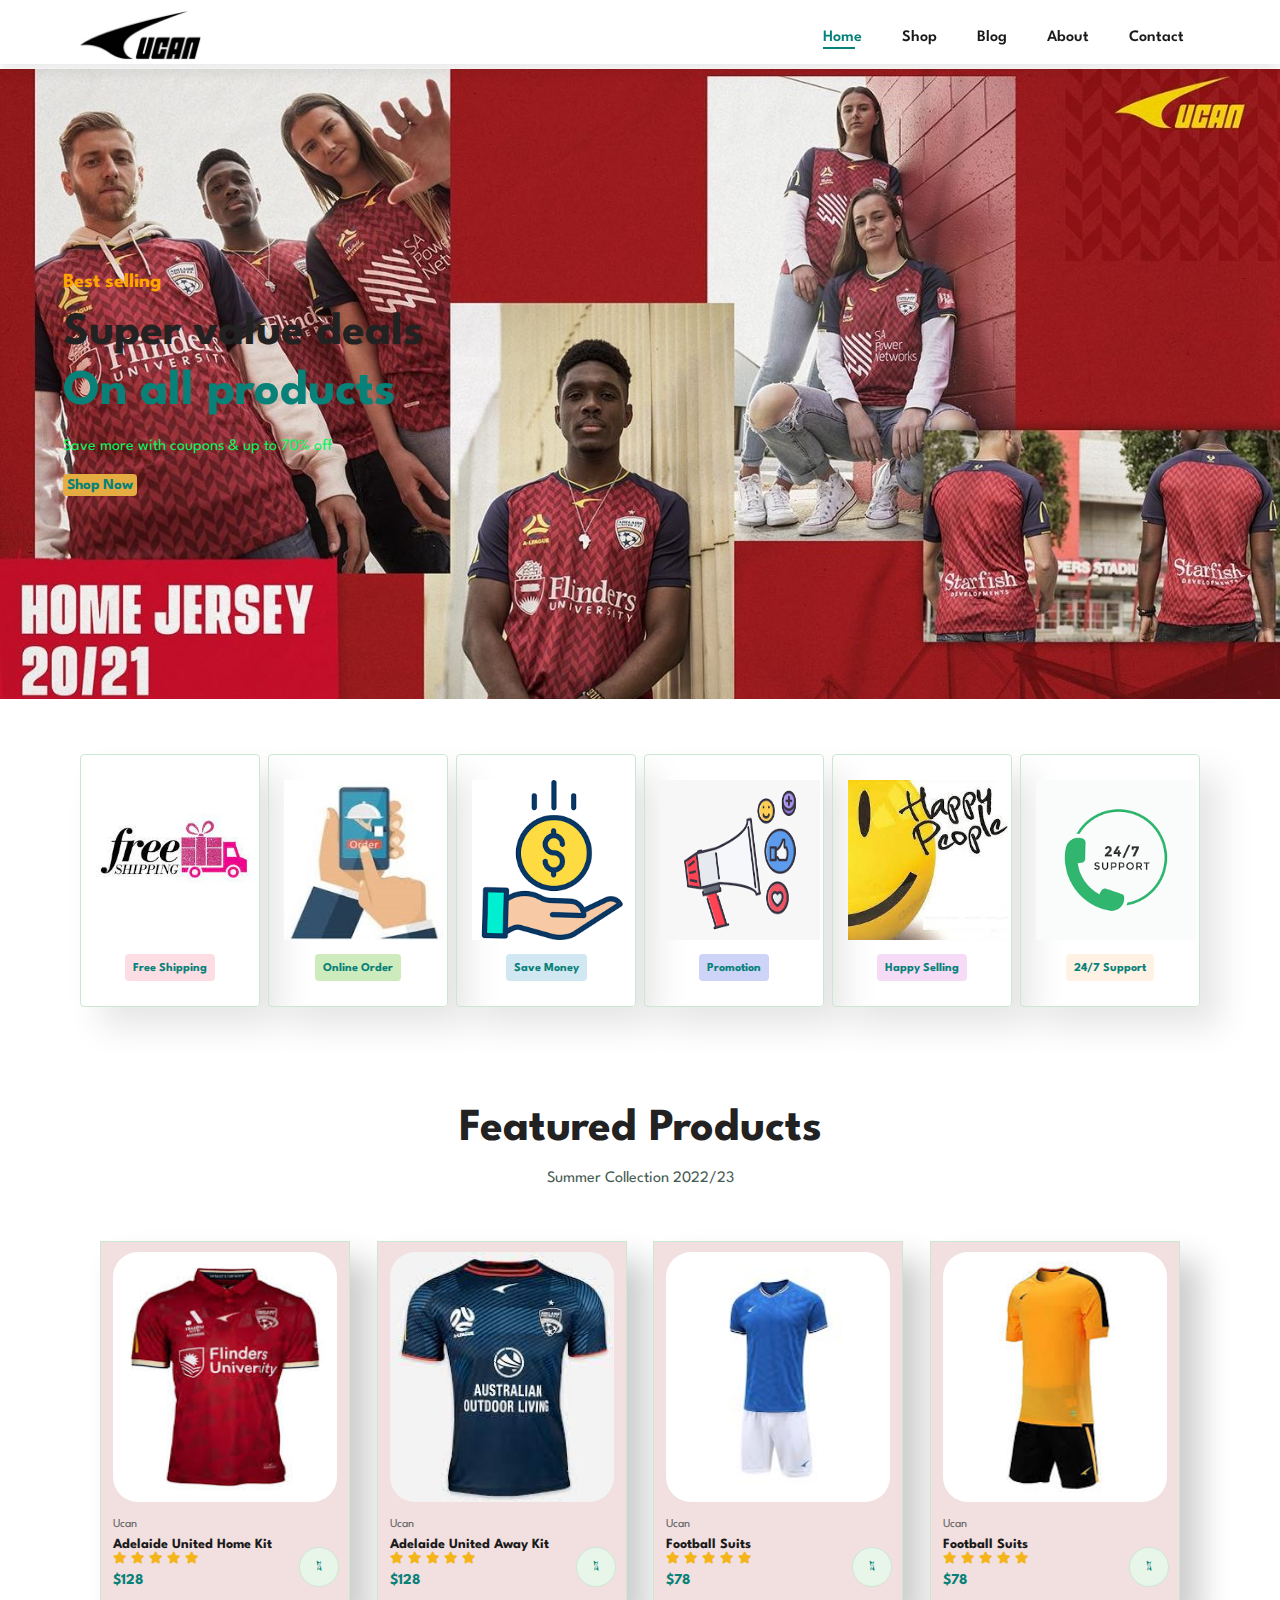
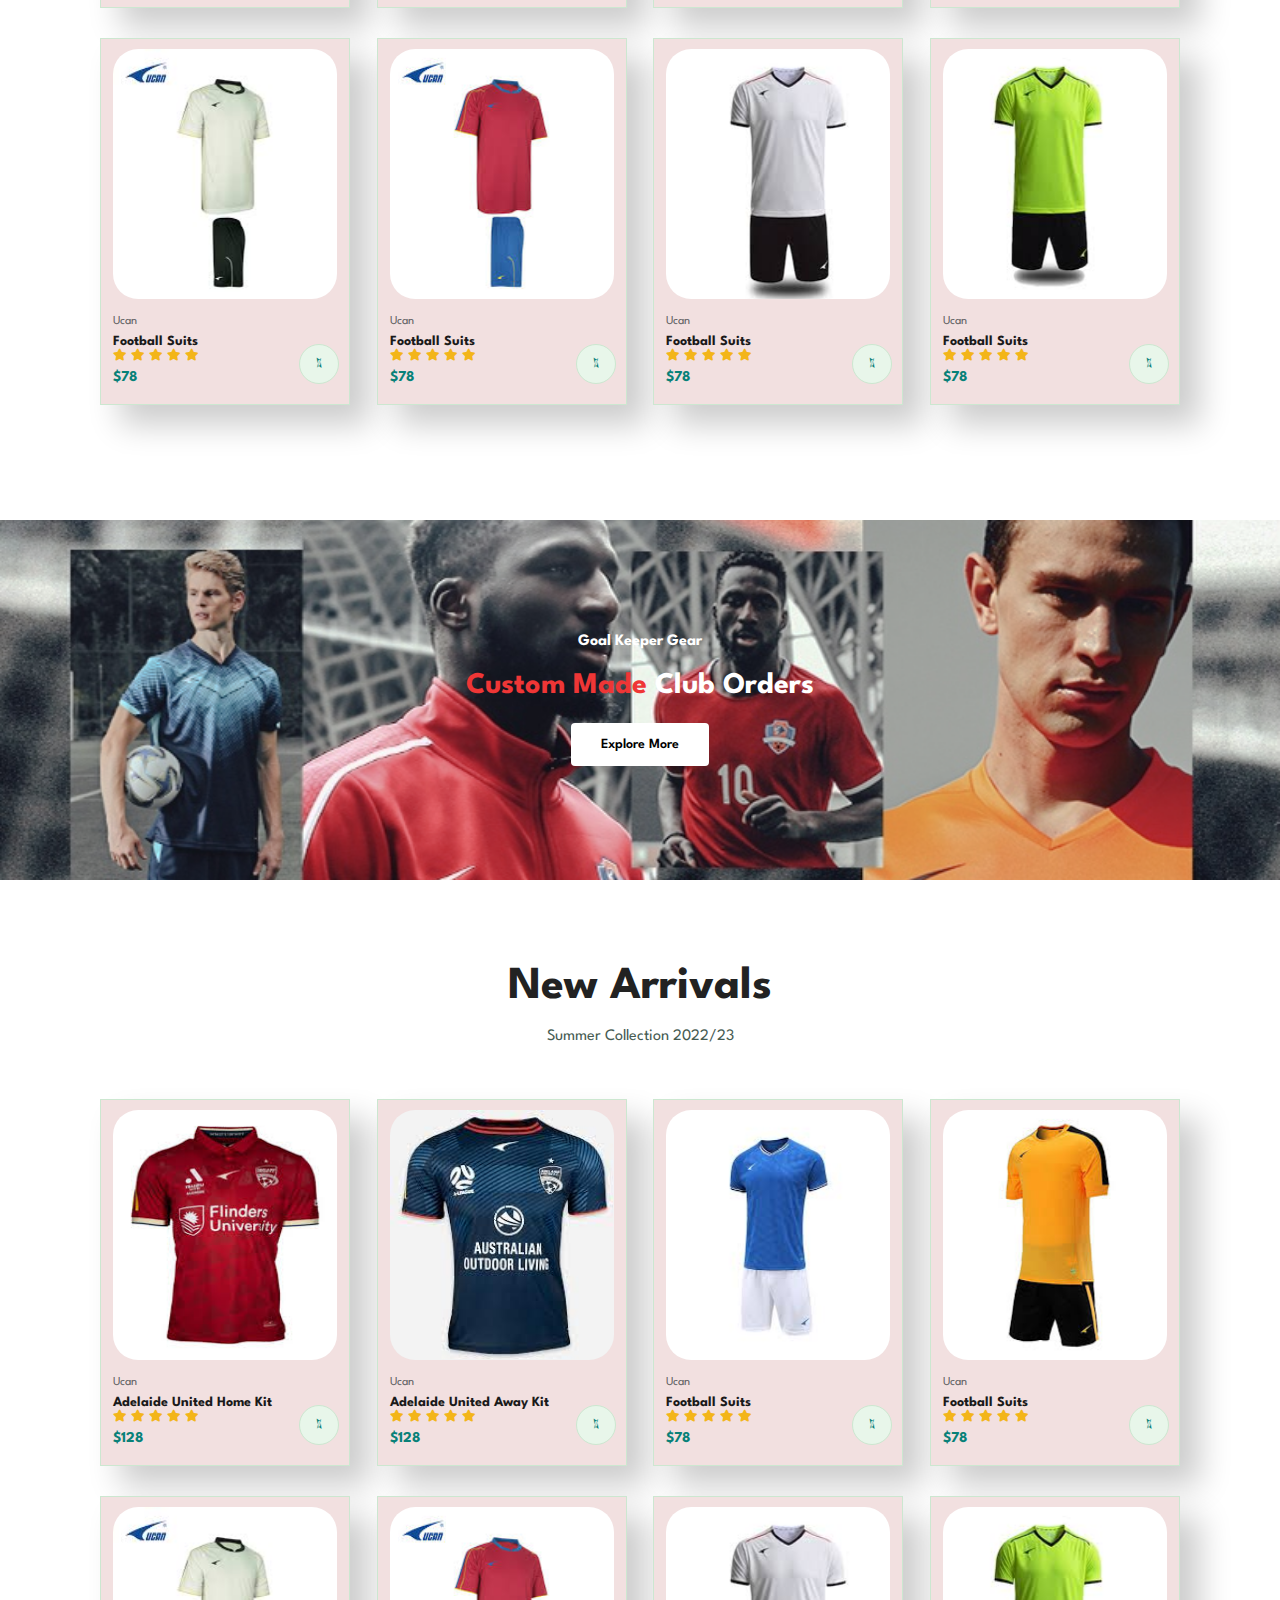
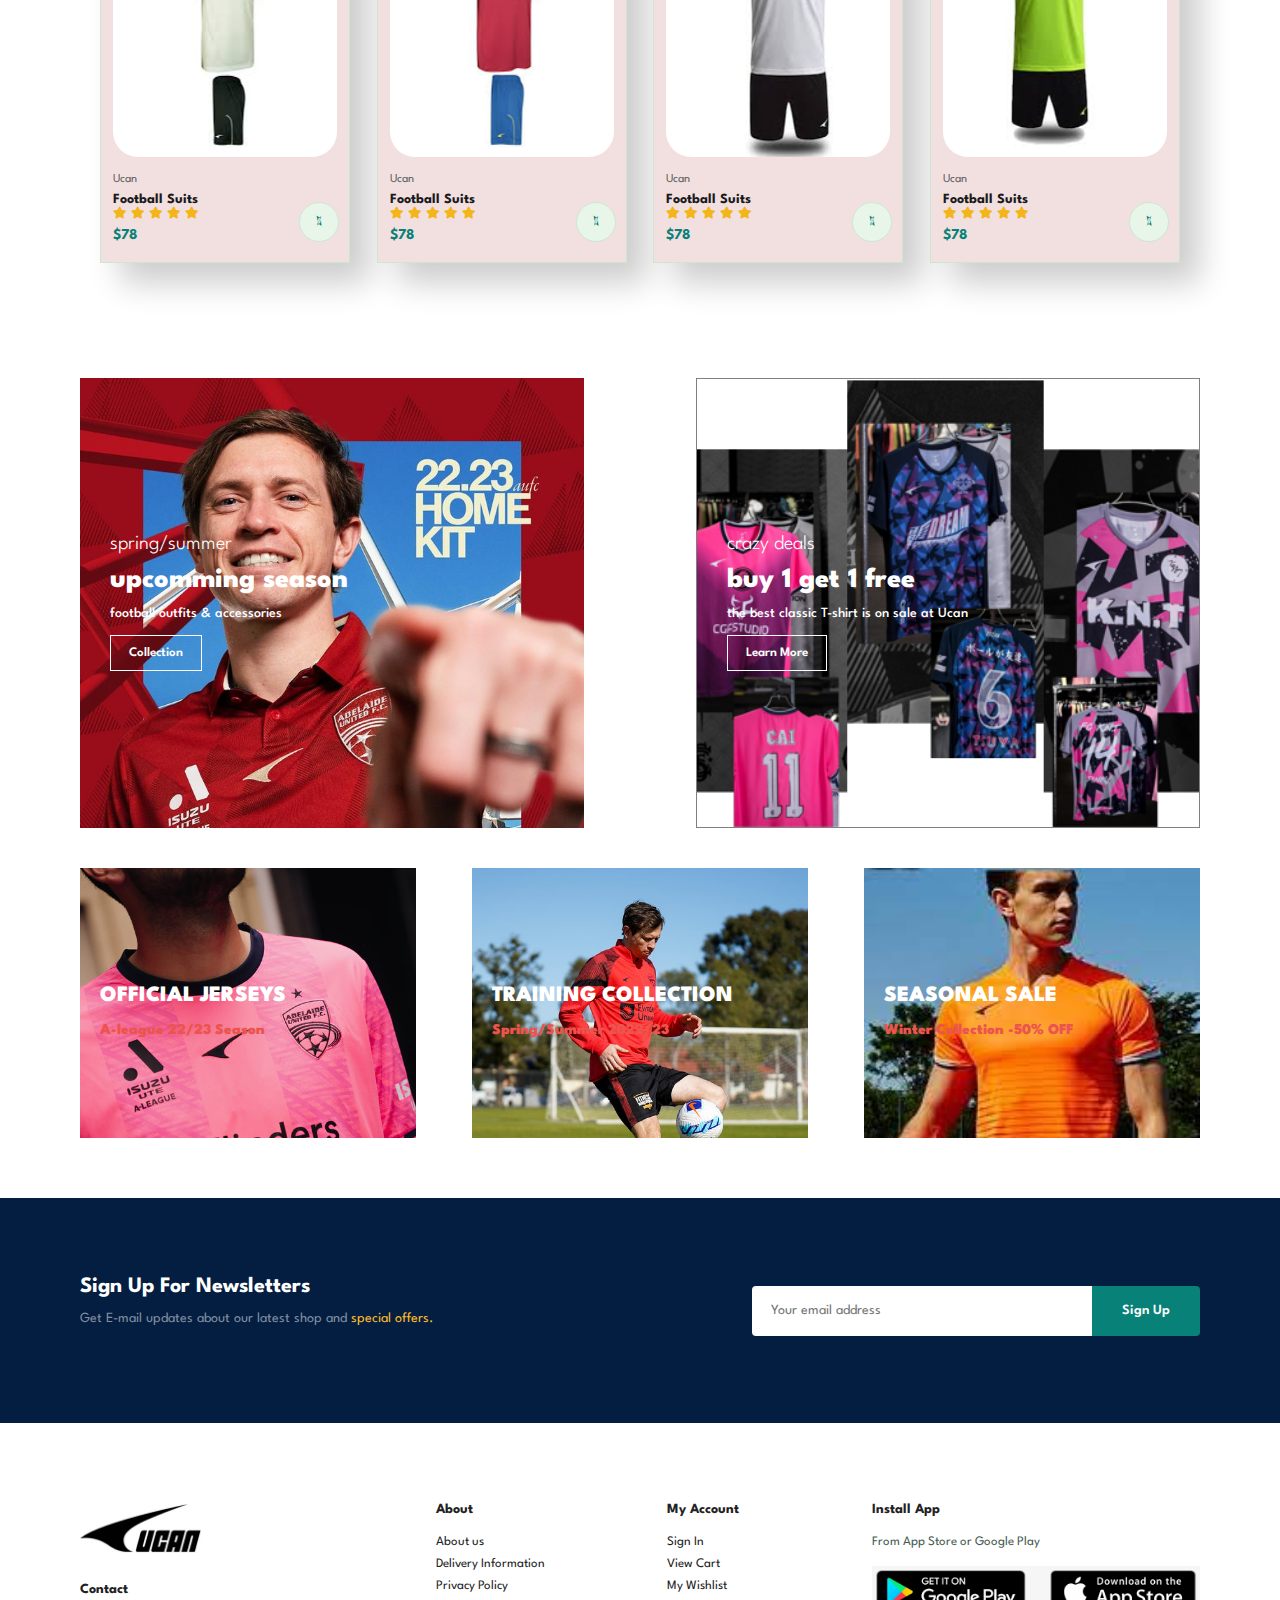
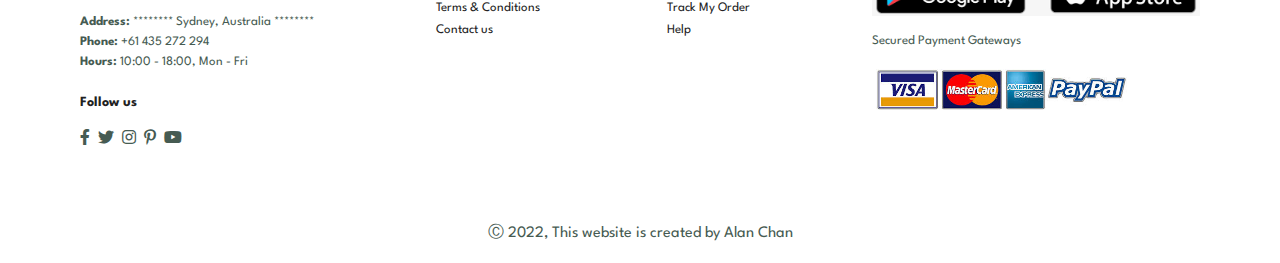
<file: index.html>
<!DOCTYPE html>
<html lang="en">
  <head>
    <meta charset="UTF-8">
    <meta http-equiv="X-UA-Compatible" content="IE=Chrome">
    <meta name="viewport" content="width=device-width, initial-scale=1.0">
    <title>Ucan Sportswear</title>
    <link rel="icon" type="image/x-icon" href="img/logo1.jpg">
    <link rel="stylesheet" href="https://pro.fontawesome.com/releases/v5.10.0/css/all.css" />
    <link rel="stylesheet" href="style.css">
  </head>
  <body>
    <section id="header">
      <a href="#"><img src="img/logo.png" class="logo" alt=""></a>
      <div>
        <ul id="navbar">
          <li><a class="active" href="index.html">Home</a></li>
          <li><a href="shop.html">Shop</a></li>
          <li><a href="blog.html">Blog</a></li>
          <li><a href="about.html">About</a></li>
          <li><a href="contact.html">Contact</a></li>
          <li id="lg-bag"><a href="cart.html"><i class="far fa-shopping-bag"></i></a></li>
          <a href="#" id="close"><i class="far fa-times"></i></a>
        </ul>
      </div>
      <div id="mobile">       
        <a href="cart.html"><i class="far fa-shopping-bag"></i></a>
        <i id="bar" class="fas fa-outdent"></i>
      </div>
    </section>

    <section id="hero">
      <h4>Best selling</h4>
      <h2>Super value deals</h2>
      <h1>On all products</h1>
      <p>Save more with coupons & up to 70% off</p>
      <button>Shop Now</button>     
    </section>

    <section id="feature" class="section-p1">
      <div class="fe-box">
        <img src="img/features/f1.jpg" alt="">
        <h6>Free Shipping</h6>
      </div>
      <div class="fe-box">
        <img src="img/features/f2.jpg" alt="">
        <h6>Online Order</h6>
      </div>
      <div class="fe-box">
        <img src="img/features/f3.png" alt="">
        <h6>Save Money</h6>
      </div>
      <div class="fe-box">
        <img src="img/features/f4.png" alt="">
        <h6>Promotion</h6>
      </div>
      <div class="fe-box">
        <img src="img/features/f5.jpg" alt="">
        <h6>Happy Selling</h6>
      </div>
      <div class="fe-box">
        <img src="img/features/f6.png" alt="">
        <h6>24/7 Support</h6>
      </div>
    </section>

    <section id="product1" class="section-p1">
      <h2>Featured Products</h2>
      <p>Summer Collection 2022/23</p>
      <div class="pro-container">
        <div class="pro">
          <img src="img/products/p8.jpg" alt="">
          <div class="des">
            <span>Ucan</span>
            <h5>Adelaide United Home Kit</h5>
            <div class="star">
              <i class="fas fa-star"></i>
              <i class="fas fa-star"></i>
              <i class="fas fa-star"></i>
              <i class="fas fa-star"></i>
              <i class="fas fa-star"></i>
            </div>
            <h4>$128</h4>
          </div>
          <a href="#"><i class="fal fa-shopping-cart cart"></i></a>
        </div>
        <div class="pro">
          <img src="img/products/p5.jpg" alt="">
          <div class="des">
            <span>Ucan</span>
            <h5>Adelaide United Away Kit</h5>
            <div class="star">
              <i class="fas fa-star"></i>
              <i class="fas fa-star"></i>
              <i class="fas fa-star"></i>
              <i class="fas fa-star"></i>
              <i class="fas fa-star"></i>
            </div>
            <h4>$128</h4>
          </div>
          <a href="#"><i class="fal fa-shopping-cart cart"></i></a>
        </div>
        <div class="pro">
          <img src="img/products/p14.jpg" alt="">
          <div class="des">
            <span>Ucan</span>
            <h5>Football Suits</h5>
            <div class="star">
              <i class="fas fa-star"></i>
              <i class="fas fa-star"></i>
              <i class="fas fa-star"></i>
              <i class="fas fa-star"></i>
              <i class="fas fa-star"></i>
            </div>
            <h4>$78</h4>
          </div>
          <a href="#"><i class="fal fa-shopping-cart cart"></i></a>
        </div>
        <div class="pro">
          <img src="img/products/p12.jpg" alt="">
          <div class="des">
            <span>Ucan</span>
            <h5>Football Suits</h5>
            <div class="star">
              <i class="fas fa-star"></i>
              <i class="fas fa-star"></i>
              <i class="fas fa-star"></i>
              <i class="fas fa-star"></i>
              <i class="fas fa-star"></i>
            </div>
            <h4>$78</h4>
          </div>
          <a href="#"><i class="fal fa-shopping-cart cart"></i></a>
        </div>
        <div class="pro">
          <img src="img/products/p16.jpg" alt="">
          <div class="des">
            <span>Ucan</span>
            <h5>Football Suits</h5>
            <div class="star">
              <i class="fas fa-star"></i>
              <i class="fas fa-star"></i>
              <i class="fas fa-star"></i>
              <i class="fas fa-star"></i>
              <i class="fas fa-star"></i>
            </div>
            <h4>$78</h4>
          </div>
          <a href="#"><i class="fal fa-shopping-cart cart"></i></a>
        </div>
        <div class="pro">
          <img src="img/products/p17.jpg" alt="">
          <div class="des">
            <span>Ucan</span>
            <h5>Football Suits</h5>
            <div class="star">
              <i class="fas fa-star"></i>
              <i class="fas fa-star"></i>
              <i class="fas fa-star"></i>
              <i class="fas fa-star"></i>
              <i class="fas fa-star"></i>
            </div>
            <h4>$78</h4>
          </div>
          <a href="#"><i class="fal fa-shopping-cart cart"></i></a>
        </div>
        <div class="pro">
          <img src="img/products/p18.jpg" alt="">
          <div class="des">
            <span>Ucan</span>
            <h5>Football Suits</h5>
            <div class="star">
              <i class="fas fa-star"></i>
              <i class="fas fa-star"></i>
              <i class="fas fa-star"></i>
              <i class="fas fa-star"></i>
              <i class="fas fa-star"></i>
            </div>
            <h4>$78</h4>
          </div>
          <a href="#"><i class="fal fa-shopping-cart cart"></i></a>
        </div>
        <div class="pro">
          <img src="img/products/p11.jpg" alt="">
          <div class="des">
            <span>Ucan</span>
            <h5>Football Suits</h5>
            <div class="star">
              <i class="fas fa-star"></i>
              <i class="fas fa-star"></i>
              <i class="fas fa-star"></i>
              <i class="fas fa-star"></i>
              <i class="fas fa-star"></i>
            </div>
            <h4>$78</h4>
          </div>
          <a href="#"><i class="fal fa-shopping-cart cart"></i></a>
        </div>
       </div>

    </section>

    <section id="banner" class="section-m1">
      <h4>Goal Keeper Gear</h4>
      <h2><span>Custom Made</span> Club Orders</h2>
      <button class="normal">Explore More</button>
    </section>

    <section id="product1" class="section-p1">
      <h2>New Arrivals</h2>
      <p>Summer Collection 2022/23</p>
      <div class="pro-container">
        <div class="pro">
          <img src="img/products/p8.jpg" alt="">
          <div class="des">
            <span>Ucan</span>
            <h5>Adelaide United Home Kit</h5>
            <div class="star">
              <i class="fas fa-star"></i>
              <i class="fas fa-star"></i>
              <i class="fas fa-star"></i>
              <i class="fas fa-star"></i>
              <i class="fas fa-star"></i>
            </div>
            <h4>$128</h4>
          </div>
          <a href="#"><i class="fal fa-shopping-cart cart"></i></a>
        </div>
        <div class="pro">
          <img src="img/products/p5.jpg" alt="">
          <div class="des">
            <span>Ucan</span>
            <h5>Adelaide United Away Kit</h5>
            <div class="star">
              <i class="fas fa-star"></i>
              <i class="fas fa-star"></i>
              <i class="fas fa-star"></i>
              <i class="fas fa-star"></i>
              <i class="fas fa-star"></i>
            </div>
            <h4>$128</h4>
          </div>
          <a href="#"><i class="fal fa-shopping-cart cart"></i></a>
        </div>
        <div class="pro">
          <img src="img/products/p14.jpg" alt="">
          <div class="des">
            <span>Ucan</span>
            <h5>Football Suits</h5>
            <div class="star">
              <i class="fas fa-star"></i>
              <i class="fas fa-star"></i>
              <i class="fas fa-star"></i>
              <i class="fas fa-star"></i>
              <i class="fas fa-star"></i>
            </div>
            <h4>$78</h4>
          </div>
          <a href="#"><i class="fal fa-shopping-cart cart"></i></a>
        </div>
        <div class="pro">
          <img src="img/products/p12.jpg" alt="">
          <div class="des">
            <span>Ucan</span>
            <h5>Football Suits</h5>
            <div class="star">
              <i class="fas fa-star"></i>
              <i class="fas fa-star"></i>
              <i class="fas fa-star"></i>
              <i class="fas fa-star"></i>
              <i class="fas fa-star"></i>
            </div>
            <h4>$78</h4>
          </div>
          <a href="#"><i class="fal fa-shopping-cart cart"></i></a>
        </div>
        <div class="pro">
          <img src="img/products/p16.jpg" alt="">
          <div class="des">
            <span>Ucan</span>
            <h5>Football Suits</h5>
            <div class="star">
              <i class="fas fa-star"></i>
              <i class="fas fa-star"></i>
              <i class="fas fa-star"></i>
              <i class="fas fa-star"></i>
              <i class="fas fa-star"></i>
            </div>
            <h4>$78</h4>
          </div>
          <a href="#"><i class="fal fa-shopping-cart cart"></i></a>
        </div>
        <div class="pro">
          <img src="img/products/p17.jpg" alt="">
          <div class="des">
            <span>Ucan</span>
            <h5>Football Suits</h5>
            <div class="star">
              <i class="fas fa-star"></i>
              <i class="fas fa-star"></i>
              <i class="fas fa-star"></i>
              <i class="fas fa-star"></i>
              <i class="fas fa-star"></i>
            </div>
            <h4>$78</h4>
          </div>
          <a href="#"><i class="fal fa-shopping-cart cart"></i></a>
        </div>
        <div class="pro">
          <img src="img/products/p18.jpg" alt="">
          <div class="des">
            <span>Ucan</span>
            <h5>Football Suits</h5>
            <div class="star">
              <i class="fas fa-star"></i>
              <i class="fas fa-star"></i>
              <i class="fas fa-star"></i>
              <i class="fas fa-star"></i>
              <i class="fas fa-star"></i>
            </div>
            <h4>$78</h4>
          </div>
          <a href="#"><i class="fal fa-shopping-cart cart"></i></a>
        </div>
        <div class="pro">
          <img src="img/products/p11.jpg" alt="">
          <div class="des">
            <span>Ucan</span>
            <h5>Football Suits</h5>
            <div class="star">
              <i class="fas fa-star"></i>
              <i class="fas fa-star"></i>
              <i class="fas fa-star"></i>
              <i class="fas fa-star"></i>
              <i class="fas fa-star"></i>
            </div>
            <h4>$78</h4>
          </div>
          <a href="#"><i class="fal fa-shopping-cart cart"></i></a>
        </div>
       </div>

    </section>

    <section id="sm-banner" class="section-p1">
      <div class="banner-box">
        <h4>spring/summer</h4>
        <h2>upcomming season</h2>
        <span>football outfits & accessories</span>
        <button class="white">Collection</button>
      </div>
      <div class="banner-box banner-box2">
        <h4>crazy deals</h4>
        <h2>buy 1 get 1 free</h2>
        <span>the best classic T-shirt is on sale at Ucan</span>
        <button class="white">Learn More</button>
      </div>
    </section>

    <section id="banner3">
      <div class="banner-box">
        <h2>OFFICIAL JERSEYS</h2>
        <h3>A-league 22/23 Season</h3>
      </div>
      <div class="banner-box banner-box2">
        <h2>TRAINING COLLECTION</h2>
        <h3>Spring/Summer 2022/23</h3>
      </div>
      <div class="banner-box banner-box3">
        <h2>SEASONAL SALE</h2>
        <h3>Winter Collection -50% OFF</h3>
      </div>
    </section>

    <section id="newsletter" class="section-p1 section-m1">
      <div class="newstext">
        <h4>Sign Up For Newsletters</h4>
        <p>Get E-mail updates about our latest shop and <span>special offers.</span></p>
      </div>
      <div class="form">
        <input type="text" placeholder="Your email address">
        <button class="normal">Sign Up</button>
      </div>
    </section>

    <footer class="section-p1">
      <div class="col">
        <img class="logo" src="img/logo.png" alt="">
        <h4>Contact</h4>
        <p><strong>Address:</strong> ******** Sydney, Australia ********</p>
        <p><strong>Phone:</strong> +61 435 272 294</p>
        <p><strong>Hours:</strong> 10:00 - 18:00, Mon - Fri</p>
        <div class="follow">
          <h4>Follow us</h4>
          <div class="icon">
            <i class="fab fa-facebook-f"></i>
            <i class="fab fa-twitter"></i>
            <i class="fab fa-instagram"></i>
            <i class="fab fa-pinterest-p"></i>
            <i class="fab fa-youtube"></i>
          </div>
        </div>
      </div>

      <div class="col">
        <h4>About</h4>
        <a href="#">About us</a>
        <a href="#">Delivery Information</a>
        <a href="#">Privacy Policy</a>
        <a href="#">Terms & Conditions</a>
        <a href="#">Contact us</a>
      </div>

      <div class="col">
        <h4>My Account</h4>
        <a href="#">Sign In</a>
        <a href="#">View Cart</a>
        <a href="#">My Wishlist</a>
        <a href="#">Track My Order</a>
        <a href="#">Help</a>
      </div>

      <div class="col install">
        <h4>Install App</h4>
        <p>From App Store or Google Play</p>
        <div class="row">
          <img src="img/pay/i1.png" alt="">
        </div>
        <p>Secured Payment Gateways</p>
        <img src="img/pay/i2.jpg" alt="">
      </div>

    </footer>

    <div class="copyright">
      <p>Ⓒ 2022, This website is created by Alan Chan</p>
    </div>


    <script src="script.js"></script>
  </body>
</html>
</file>
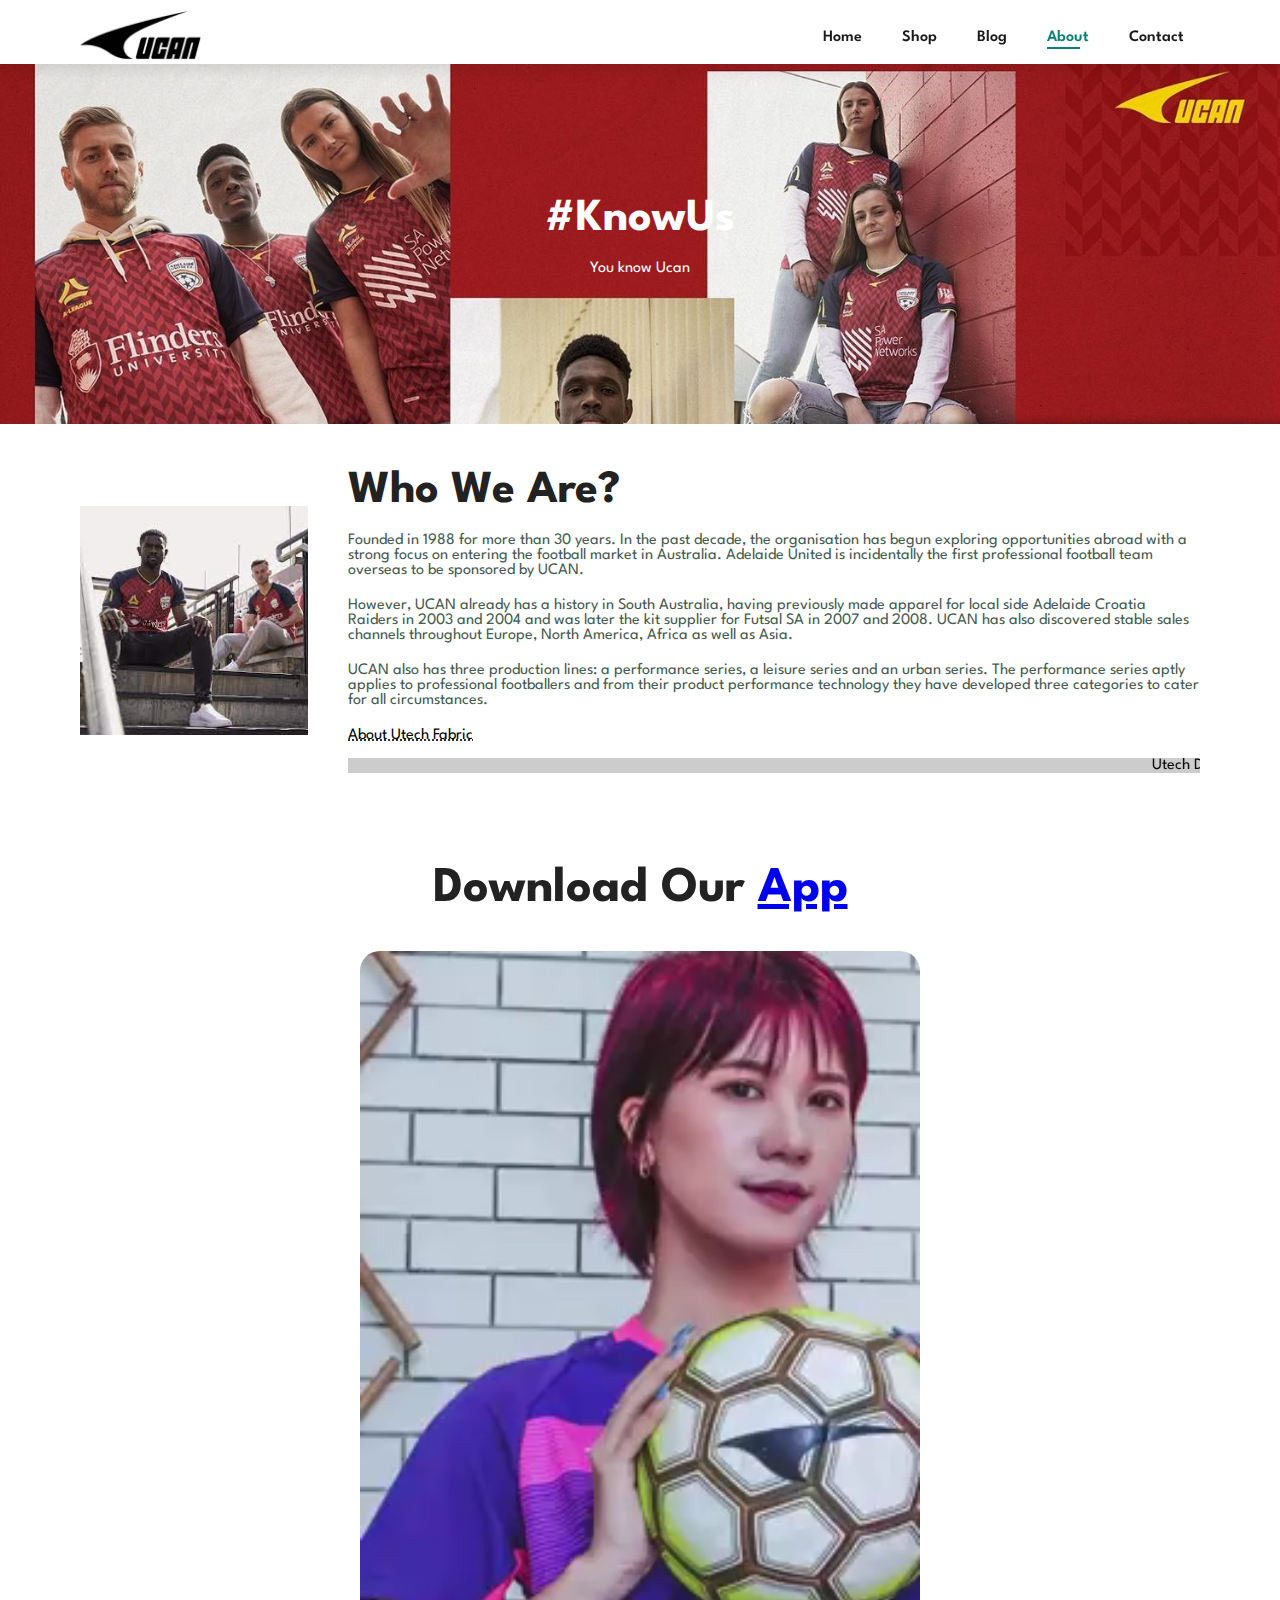
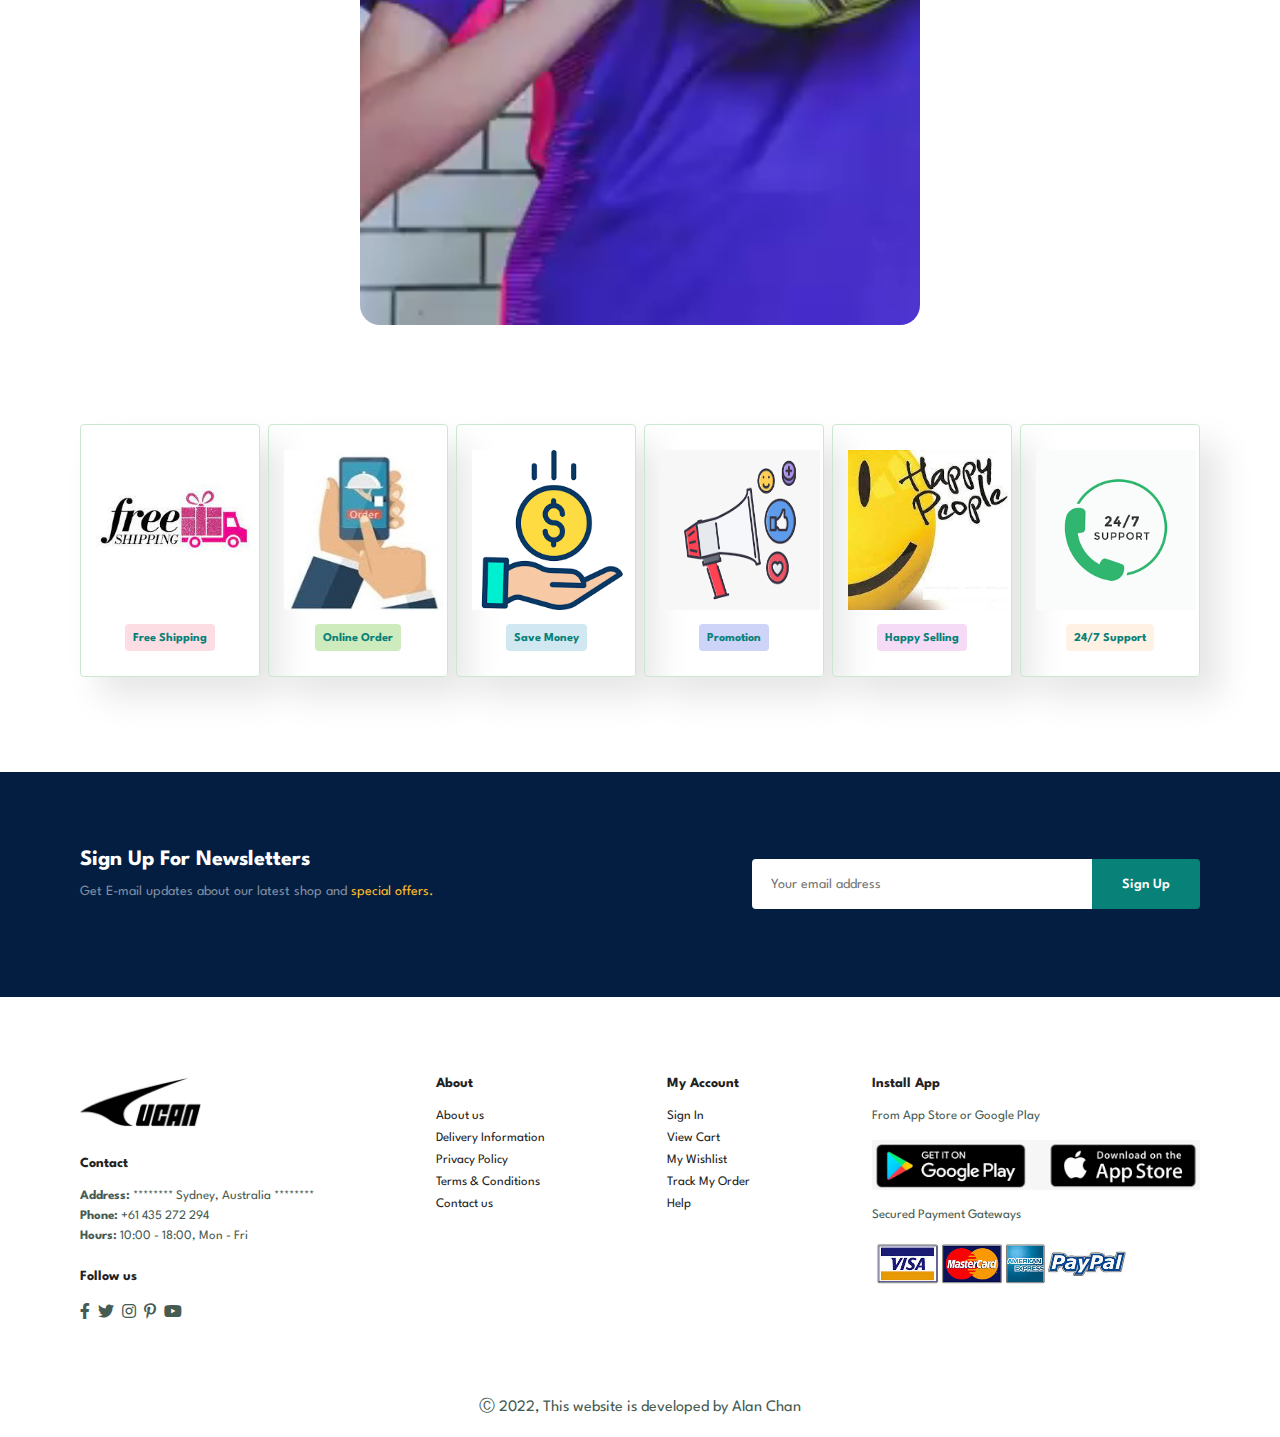
<file: about.html>
<!DOCTYPE html>
<html lang="en">
  <head>
    <meta charset="UTF-8">
    <meta http-equiv="X-UA-Compatible" content="IE=Chrome">
    <meta name="viewport" content="width=device-width, initial-scale=1.0">
    <title>Ucan Sportswear</title>
    <link rel="icon" type="image/x-icon" href="img/logo1.jpg">
    <link rel="stylesheet" href="https://pro.fontawesome.com/releases/v5.10.0/css/all.css" />
    <link rel="stylesheet" href="style.css">
  </head>
  <body>
    <section id="header">
      <a href="#"><img src="img/logo.png" class="logo" alt=""></a>
      <div>
        <ul id="navbar">
          <li><a href="index.html">Home</a></li>
          <li><a href="shop.html">Shop</a></li>
          <li><a href="blog.html">Blog</a></li>
          <li><a class="active" href="about.html">About</a></li>
          <li><a href="contact.html">Contact</a></li>
          <li id="lg-bag"><a href="cart.html"><i class="far fa-shopping-bag"></i></a></li>
          <a href="#" id="close"><i class="far fa-times"></i></a>
        </ul>
      </div>
      <div id="mobile">       
        <a href="cart.html"><i class="far fa-shopping-bag"></i></a>
        <i id="bar" class="fas fa-outdent"></i>
      </div>
    </section>

    <section id="page-header" class="about-header">
      <h2>#KnowUs</h2>
      <p>You know Ucan</p>   
    </section>

    <section id="about-head" class="section-p1">
      <img src="img/about/p3.jpg" alt="">
      <div>
        <h2>Who We Are?</h2>
        <p>
          Founded in 1988 for more than 30 years. In the past decade, the organisation has begun exploring opportunities abroad with a strong focus on entering the football market in Australia. Adelaide United is incidentally the first professional football team overseas to be sponsored by UCAN. 
        </p>
        <p>
          However, UCAN already has a history in South Australia, having previously made apparel for local side Adelaide Croatia Raiders in 2003 and 2004 and was later the kit supplier for Futsal SA in 2007 and 2008. UCAN has also discovered stable sales channels throughout Europe, North America, Africa as well as Asia.
        </p>
        <p>
          UCAN also has three production lines: a performance series, a leisure series and an urban series. The performance series aptly applies to professional footballers and from their product performance technology they have developed three categories to cater for all circumstances.
        </p>

        <abbr title="Utech Dry focuses on rapid moisture release in order to keep the fabric dry; Utech Cool, targeting rapid heat dissipation to cool down the body by increasing airflow with mesh panels; and Utech Heat, concerned with conserving heat in freezing conditions through movement by incorporating an inner layer of fabric.">About Utech Fabric</abbr>

        <br><br>

        <marquee bgcolor="#ccc" loop="-1" scrollamount="5" width="100%">Utech Dry focuses on rapid moisture release in order to keep the fabric dry; Utech Cool, targeting rapid heat dissipation to cool down the body by increasing airflow with mesh panels; and Utech Heat, concerned with conserving heat in freezing conditions through movement by incorporating an inner layer of fabric.</marquee>
      </div>
    </section>

    <section id="about-app" class="section-p1">
      <h1>Download Our <a href="#">App</a></h1>
      <div class="video">
        <video autoplay muted loop src="img/about/v1.mp4"></video>
      </div>
    </section>

    <section id="feature" class="section-p1">
      <div class="fe-box">
        <img src="img/features/f1.jpg" alt="">
        <h6>Free Shipping</h6>
      </div>
      <div class="fe-box">
        <img src="img/features/f2.jpg" alt="">
        <h6>Online Order</h6>
      </div>
      <div class="fe-box">
        <img src="img/features/f3.png" alt="">
        <h6>Save Money</h6>
      </div>
      <div class="fe-box">
        <img src="img/features/f4.png" alt="">
        <h6>Promotion</h6>
      </div>
      <div class="fe-box">
        <img src="img/features/f5.jpg" alt="">
        <h6>Happy Selling</h6>
      </div>
      <div class="fe-box">
        <img src="img/features/f6.png" alt="">
        <h6>24/7 Support</h6>
      </div>
    </section>

    <section id="newsletter" class="section-p1 section-m1">
      <div class="newstext">
        <h4>Sign Up For Newsletters</h4>
        <p>Get E-mail updates about our latest shop and <span>special offers.</span></p>
      </div>
      <div class="form">
        <input type="text" placeholder="Your email address">
        <button class="normal">Sign Up</button>
      </div>
    </section>

    <footer class="section-p1">
      <div class="col">
        <img class="logo" src="img/logo.png" alt="">
        <h4>Contact</h4>
        <p><strong>Address:</strong> ******** Sydney, Australia ********</p>
        <p><strong>Phone:</strong> +61 435 272 294</p>
        <p><strong>Hours:</strong> 10:00 - 18:00, Mon - Fri</p>
        <div class="follow">
          <h4>Follow us</h4>
          <div class="icon">
            <i class="fab fa-facebook-f"></i>
            <i class="fab fa-twitter"></i>
            <i class="fab fa-instagram"></i>
            <i class="fab fa-pinterest-p"></i>
            <i class="fab fa-youtube"></i>
          </div>
        </div>
      </div>

      <div class="col">
        <h4>About</h4>
        <a href="#">About us</a>
        <a href="#">Delivery Information</a>
        <a href="#">Privacy Policy</a>
        <a href="#">Terms & Conditions</a>
        <a href="#">Contact us</a>
      </div>

      <div class="col">
        <h4>My Account</h4>
        <a href="#">Sign In</a>
        <a href="#">View Cart</a>
        <a href="#">My Wishlist</a>
        <a href="#">Track My Order</a>
        <a href="#">Help</a>
      </div>

      <div class="col install">
        <h4>Install App</h4>
        <p>From App Store or Google Play</p>
        <div class="row">
          <img src="img/pay/i1.png" alt="">
        </div>
        <p>Secured Payment Gateways</p>
        <img src="img/pay/i2.jpg" alt="">
      </div>

    </footer>

    <div class="copyright">
      <p>Ⓒ 2022, This website is developed by Alan Chan</p>
    </div>


    <script src="script.js"></script>
  </body>
</html>
</file>
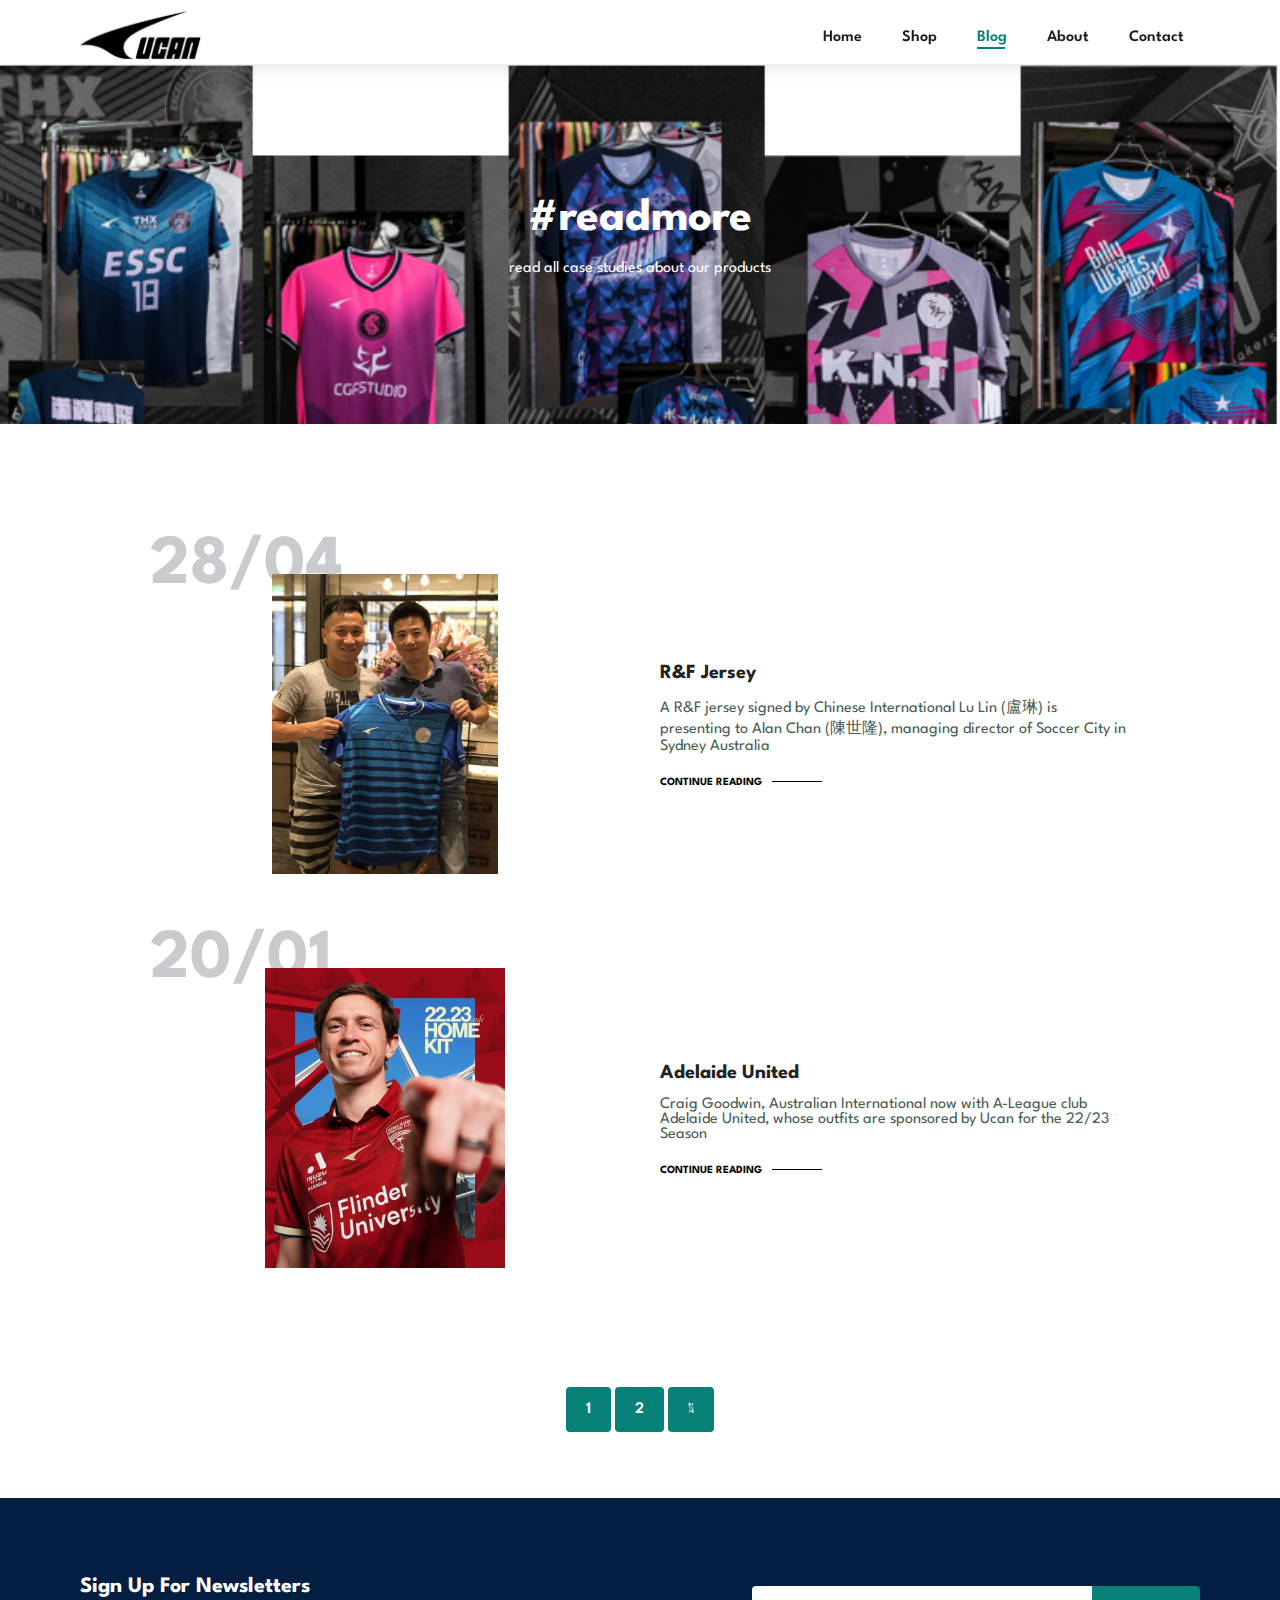
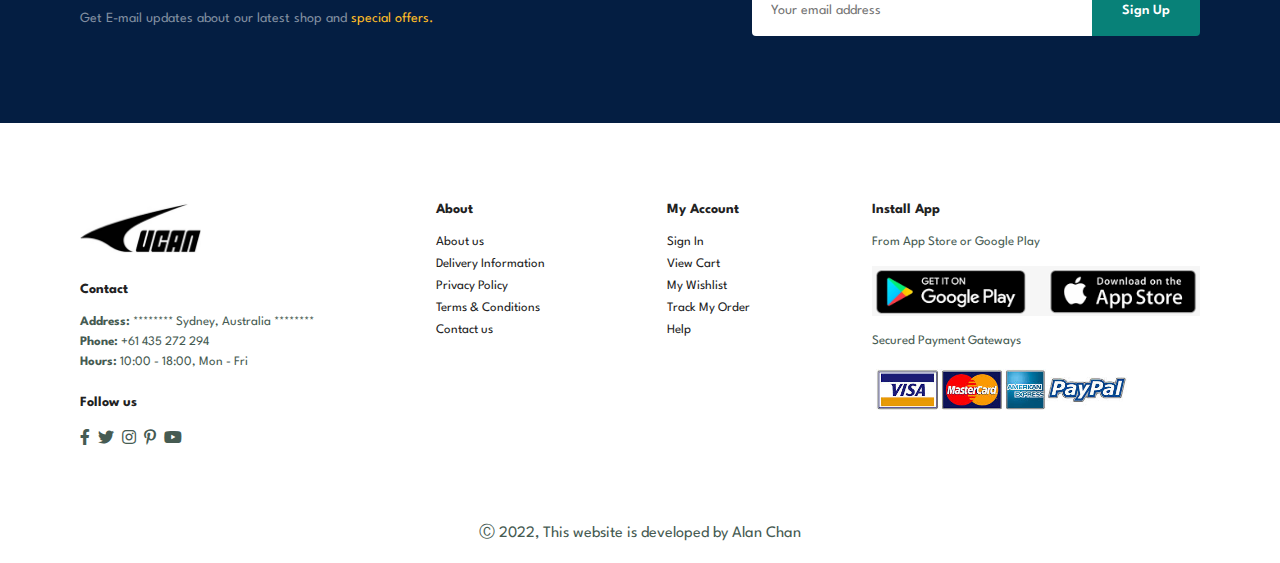
<file: blog.html>
<!DOCTYPE html>
<html lang="en">
  <head>
    <meta charset="UTF-8">
    <meta http-equiv="X-UA-Compatible" content="IE=Chrome">
    <meta name="viewport" content="width=device-width, initial-scale=1.0">
    <title>Ucan Sportswear</title>
    <link rel="icon" type="image/x-icon" href="img/logo1.jpg">
    <link rel="stylesheet" href="https://pro.fontawesome.com/releases/v5.10.0/css/all.css" />
    <link rel="stylesheet" href="style.css">
  </head>
  <body>
    <section id="header">
      <a href="#"><img src="img/logo.png" class="logo" alt=""></a>
      <div>
        <ul id="navbar">
          <li><a href="index.html">Home</a></li>
          <li><a href="shop.html">Shop</a></li>
          <li><a class="active" href="blog.html">Blog</a></li>
          <li><a href="about.html">About</a></li>
          <li><a href="contact.html">Contact</a></li>
          <li id="lg-bag"><a href="cart.html"><i class="far fa-shopping-bag"></i></a></li>
          <a href="#" id="close"><i class="far fa-times"></i></a>
        </ul>
      </div>
      <div id="mobile">       
        <a href="cart.html"><i class="far fa-shopping-bag"></i></a>
        <i id="bar" class="fas fa-outdent"></i>
      </div>
    </section>

    <section id="page-header" class="blog-header">
      <h2>#readmore</h2>
      <p>read all case studies about our products</p>   
    </section>

    <section id="blog">
      <div class="blog-box">
        <div class="blog-img">
          <img src="img/blog/p19.JPG">
        </div>
        <div class="blog-details">
          <h4>R&F Jersey</h4>
          <p>A R&F jersey signed by Chinese International Lu Lin (盧琳) is presenting to Alan Chan (陳世隆), managing director of Soccer City in Sydney Australia</p>
          <a href="#">CONTINUE READING</a>
        </div>
        <h1>28/04</h1>
      </div>
      <div class="blog-box">
        <div class="blog-img">
          <img src="img/blog/p21.jpg">
        </div>
        <div class="blog-details">
          <h4>Adelaide United</h4>
          <p>Craig Goodwin, Australian International now with A-League club Adelaide United, whose outfits are sponsored by Ucan for the 22/23 Season</p>
          <a href="#">CONTINUE READING</a>
        </div>
        <h1>20/01</h1>
      </div>
    </section>

    <section id="pagination" class="section-p1">
      <a href="#">1</a>
      <a href="#">2</a>
      <a href="#"><i class="fal fa-long-arrow-alt-right"></i></a>
    </section>

    <section id="newsletter" class="section-p1 section-m1">
      <div class="newstext">
        <h4>Sign Up For Newsletters</h4>
        <p>Get E-mail updates about our latest shop and <span>special offers.</span></p>
      </div>
      <div class="form">
        <input type="text" placeholder="Your email address">
        <button class="normal">Sign Up</button>
      </div>
    </section>

    <footer class="section-p1">
      <div class="col">
        <img class="logo" src="img/logo.png" alt="">
        <h4>Contact</h4>
        <p><strong>Address:</strong> ******** Sydney, Australia ********</p>
        <p><strong>Phone:</strong> +61 435 272 294</p>
        <p><strong>Hours:</strong> 10:00 - 18:00, Mon - Fri</p>
        <div class="follow">
          <h4>Follow us</h4>
          <div class="icon">
            <i class="fab fa-facebook-f"></i>
            <i class="fab fa-twitter"></i>
            <i class="fab fa-instagram"></i>
            <i class="fab fa-pinterest-p"></i>
            <i class="fab fa-youtube"></i>
          </div>
        </div>
      </div>

      <div class="col">
        <h4>About</h4>
        <a href="#">About us</a>
        <a href="#">Delivery Information</a>
        <a href="#">Privacy Policy</a>
        <a href="#">Terms & Conditions</a>
        <a href="#">Contact us</a>
      </div>

      <div class="col">
        <h4>My Account</h4>
        <a href="#">Sign In</a>
        <a href="#">View Cart</a>
        <a href="#">My Wishlist</a>
        <a href="#">Track My Order</a>
        <a href="#">Help</a>
      </div>

      <div class="col install">
        <h4>Install App</h4>
        <p>From App Store or Google Play</p>
        <div class="row">
          <img src="img/pay/i1.png" alt="">
        </div>
        <p>Secured Payment Gateways</p>
        <img src="img/pay/i2.jpg" alt="">
      </div>

    </footer>

    <div class="copyright">
      <p>Ⓒ 2022, This website is developed by Alan Chan</p>
    </div>


    <script src="script.js"></script>
  </body>
</html>
</file>
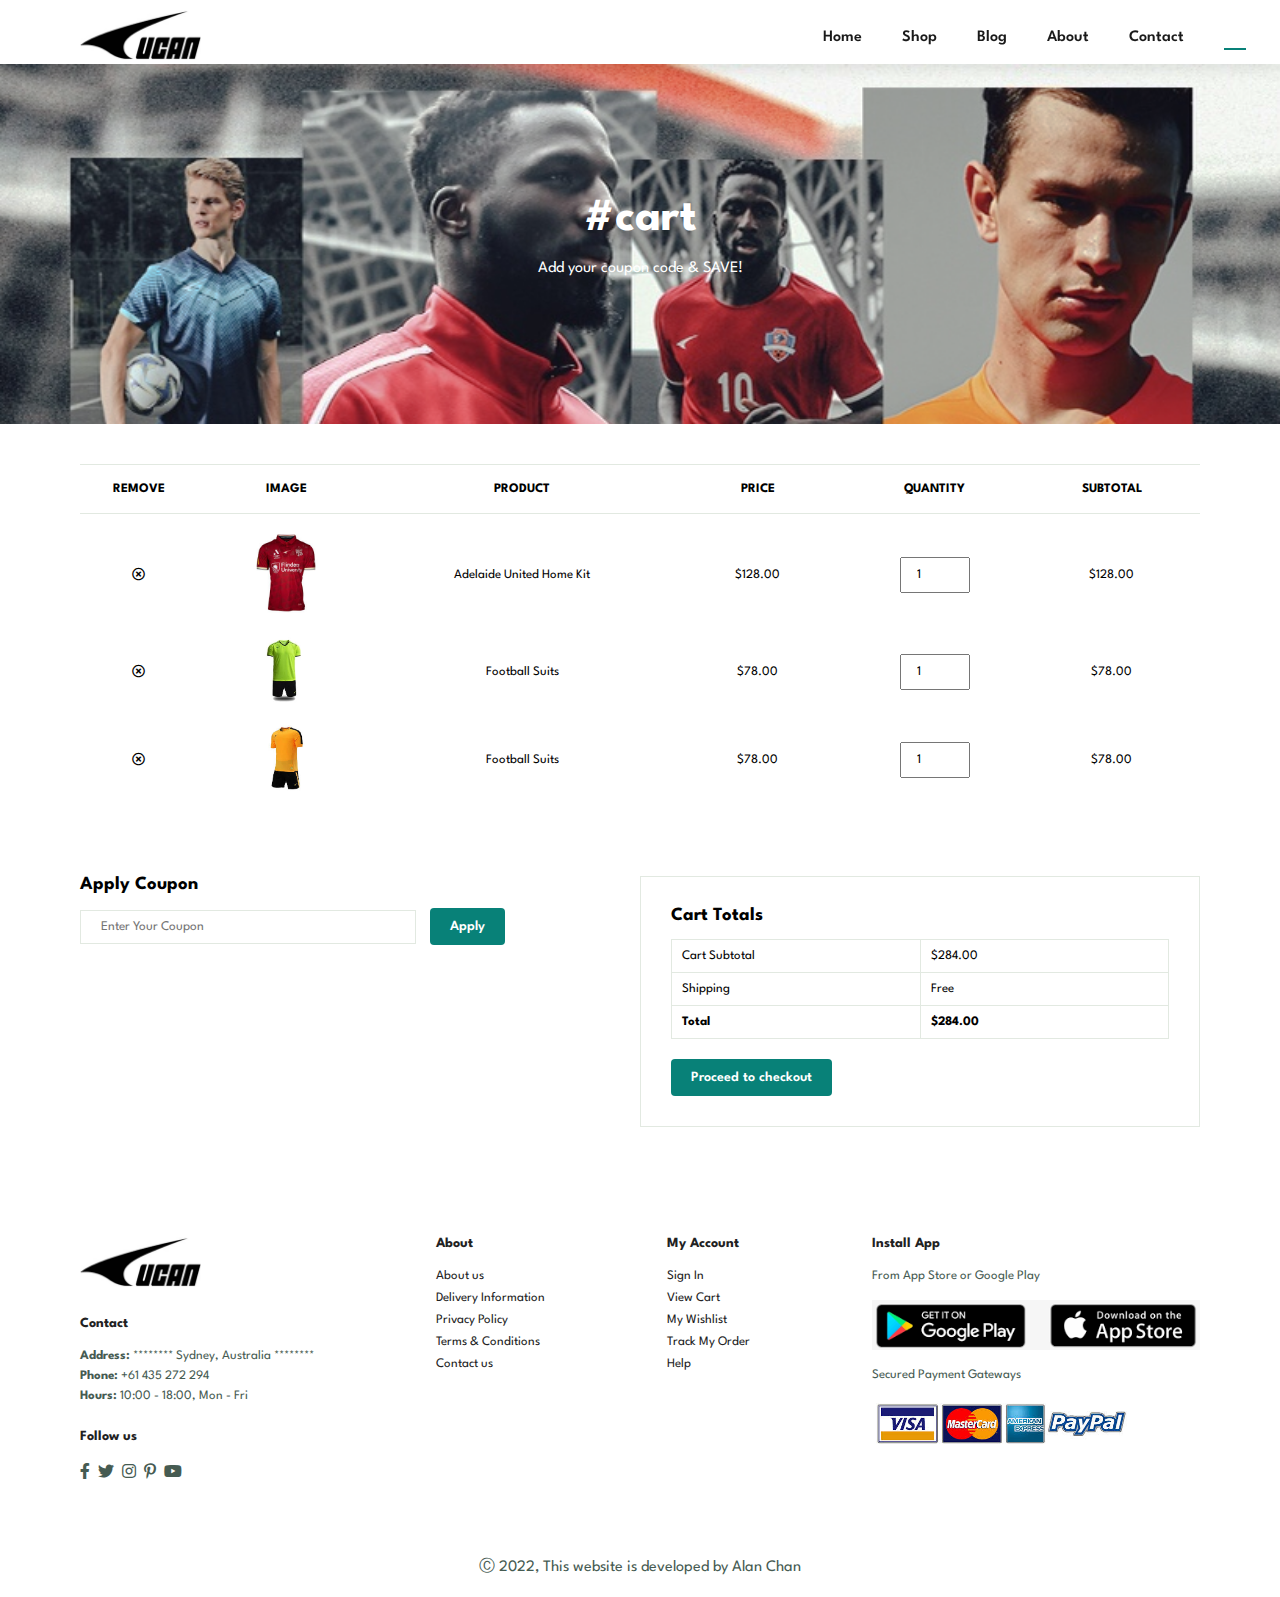
<file: cart.html>
<!DOCTYPE html>
<html lang="en">
  <head>
    <meta charset="UTF-8">
    <meta http-equiv="X-UA-Compatible" content="IE=Chrome">
    <meta name="viewport" content="width=device-width, initial-scale=1.0">
    <title>Ucan Sportswear</title>
    <link rel="icon" type="image/x-icon" href="img/logo1.jpg">
    <link rel="stylesheet" href="https://pro.fontawesome.com/releases/v5.10.0/css/all.css" />
    <link rel="stylesheet" href="style.css">
  </head>
  <body>
    <section id="header">
      <a href="#"><img src="img/logo.png" class="logo" alt=""></a>
      <div>
        <ul id="navbar">
          <li><a href="index.html">Home</a></li>
          <li><a href="shop.html">Shop</a></li>
          <li><a href="blog.html">Blog</a></li>
          <li><a href="about.html">About</a></li>
          <li><a href="contact.html">Contact</a></li>
          <li id="lg-bag"><a class="active" href="cart.html"><i class="far fa-shopping-bag"></i></a></li>
          <a href="#" id="close"><i class="far fa-times"></i></a>
        </ul>
      </div>
      <div id="mobile">       
        <a href="cart.html"><i class="far fa-shopping-bag"></i></a>
        <i id="bar" class="fas fa-outdent"></i>
      </div>
    </section>

    <section id="page-header">
      <h2>#cart</h2>
      <p>Add your coupon code & SAVE!</p>   
    </section>

    <section id="cart" class="section-p1">
      <table width="100%">
        <thead>
          <tr>
            <td>Remove</td>
            <td>Image</td>
            <td>Product</td>
            <td>Price</td>
            <td>Quantity</td>
            <td>Subtotal</td>
          </tr>
        </thead>
        <tbody>
          <tr>
            <td><i class="far fa-times-circle"></i><a href="#"></a></td>
            <td><img src="img/products/p8.jpg"></td>
            <td>Adelaide United Home Kit</td>
            <td>$128.00</td>
            <td><input type="number" value="1"></td>
            <td>$128.00</td>
          </tr>
          <tr>
            <td><i class="far fa-times-circle"></i><a href="#"></a></td>
            <td><img src="img/products/p11.jpg"></td>
            <td>Football Suits</td>
            <td>$78.00</td>
            <td><input type="number" value="1"></td>
            <td>$78.00</td>
          </tr>
          <tr>
            <td><i class="far fa-times-circle"></i><a href="#"></a></td>
            <td><img src="img/products/p12.jpg"></td>
            <td>Football Suits</td>
            <td>$78.00</td>
            <td><input type="number" value="1"></td>
            <td>$78.00</td>
          </tr>
        </tbody>
      </table>
    </section>

    <section id="cart-add" class="section-p1">
      <div id="coupon">
        <h3>Apply Coupon</h3>
        <div>
          <input type="text" placeholder="Enter Your Coupon">
          <button class="normal">Apply</button>
        </div>
      </div>

      <div id="subtotal">
        <h3>Cart Totals</h3>
        <table>
          <tr>
            <td>Cart Subtotal</td>
            <td>$284.00</td>
          </tr>
          <tr>
            <td>Shipping</td>
            <td>Free</td>
          </tr>
          <tr>
            <td><strong>Total</strong></td>
            <td><strong>$284.00</strong></td>
          </tr>
        </table>
        <button class="normal">Proceed to checkout</button>
      </div>
    </section>

    <footer class="section-p1">
      <div class="col">
        <img class="logo" src="img/logo.png" alt="">
        <h4>Contact</h4>
        <p><strong>Address:</strong> ******** Sydney, Australia ********</p>
        <p><strong>Phone:</strong> +61 435 272 294</p>
        <p><strong>Hours:</strong> 10:00 - 18:00, Mon - Fri</p>
        <div class="follow">
          <h4>Follow us</h4>
          <div class="icon">
            <i class="fab fa-facebook-f"></i>
            <i class="fab fa-twitter"></i>
            <i class="fab fa-instagram"></i>
            <i class="fab fa-pinterest-p"></i>
            <i class="fab fa-youtube"></i>
          </div>
        </div>
      </div>

      <div class="col">
        <h4>About</h4>
        <a href="#">About us</a>
        <a href="#">Delivery Information</a>
        <a href="#">Privacy Policy</a>
        <a href="#">Terms & Conditions</a>
        <a href="#">Contact us</a>
      </div>

      <div class="col">
        <h4>My Account</h4>
        <a href="#">Sign In</a>
        <a href="#">View Cart</a>
        <a href="#">My Wishlist</a>
        <a href="#">Track My Order</a>
        <a href="#">Help</a>
      </div>

      <div class="col install">
        <h4>Install App</h4>
        <p>From App Store or Google Play</p>
        <div class="row">
          <img src="img/pay/i1.png" alt="">
        </div>
        <p>Secured Payment Gateways</p>
        <img src="img/pay/i2.jpg" alt="">
      </div>

    </footer>

    <div class="copyright">
      <p>Ⓒ 2022, This website is developed by Alan Chan</p>
    </div>

    <script src="script.js"></script>
  </body>
</html>
</file>
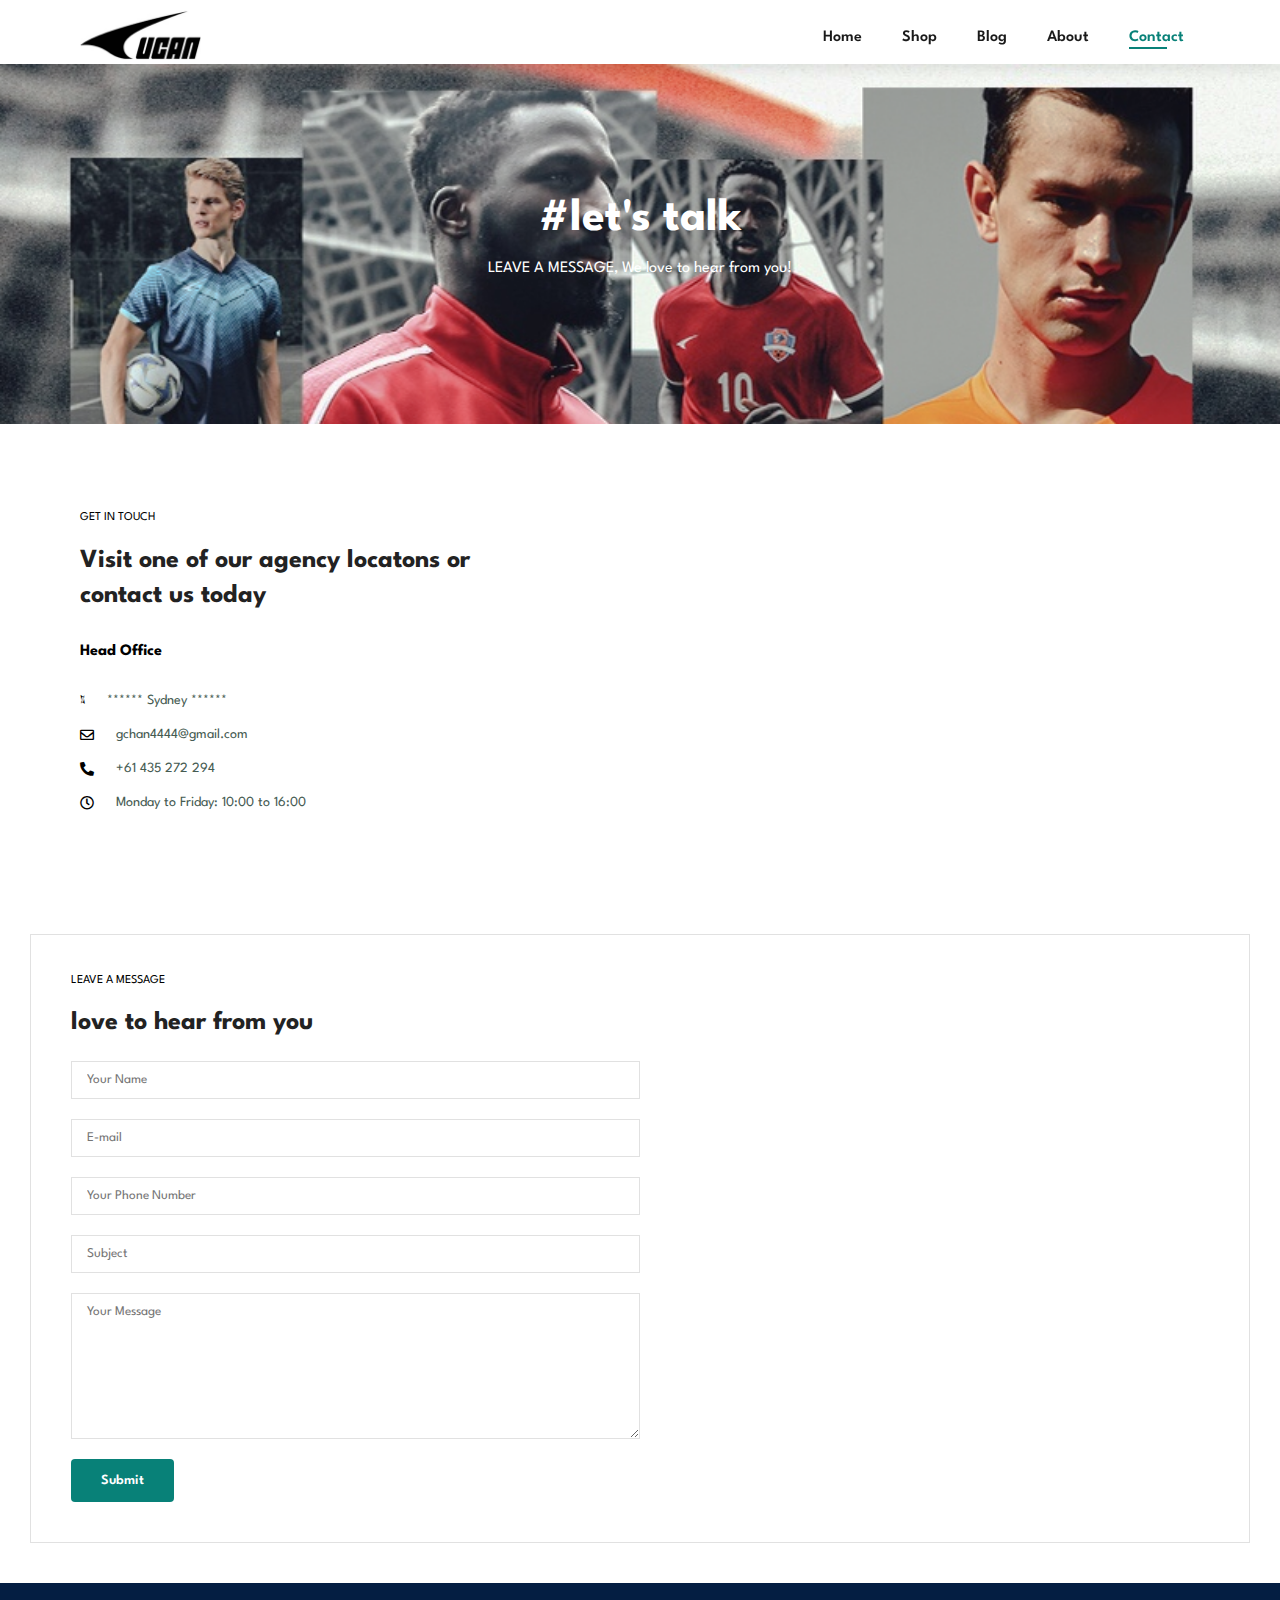
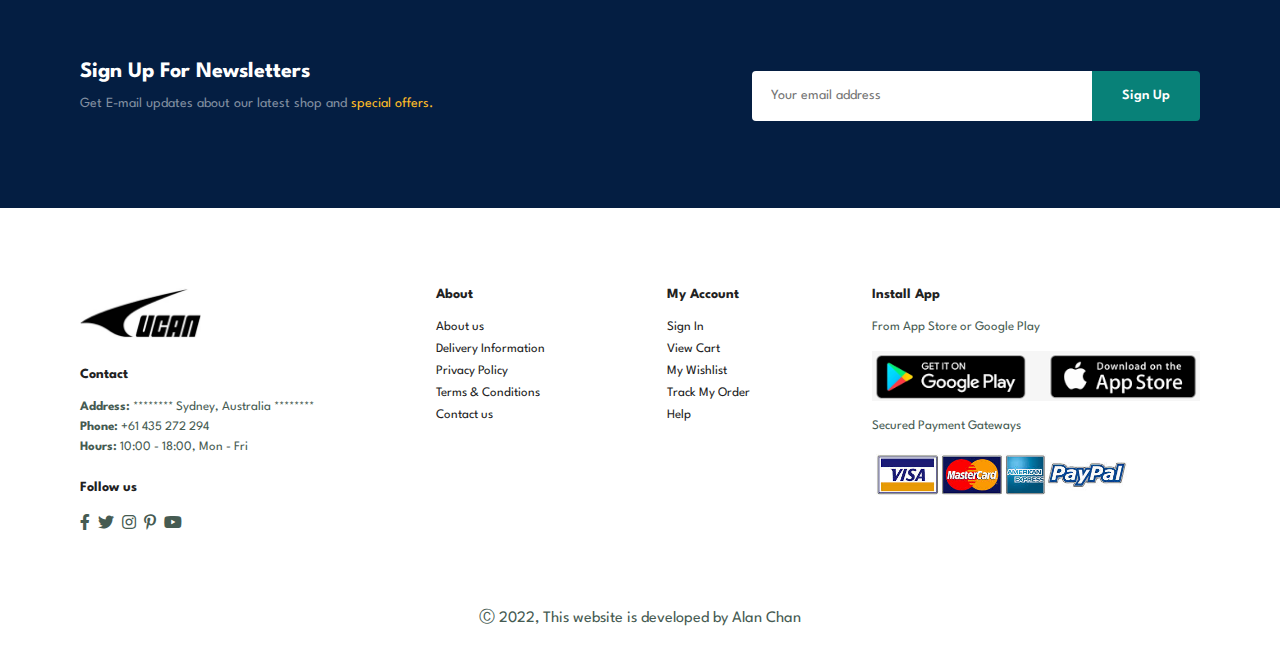
<file: contact.html>
<!DOCTYPE html>
<html lang="en">
  <head>
    <meta charset="UTF-8">
    <meta http-equiv="X-UA-Compatible" content="IE=Chrome">
    <meta name="viewport" content="width=device-width, initial-scale=1.0">
    <title>Ucan Sportswear</title>
    <link rel="icon" type="image/x-icon" href="img/logo1.jpg">
    <link rel="stylesheet" href="https://pro.fontawesome.com/releases/v5.10.0/css/all.css" />
    <link rel="stylesheet" href="style.css">
  </head>
  <body>
    <section id="header">
      <a href="#"><img src="img/logo.png" class="logo" alt=""></a>
      <div>
        <ul id="navbar">
          <li><a href="index.html">Home</a></li>
          <li><a href="shop.html">Shop</a></li>
          <li><a href="blog.html">Blog</a></li>
          <li><a href="about.html">About</a></li>
          <li><a class="active" href="contact.html">Contact</a></li>
          <li id="lg-bag"><a href="cart.html"><i class="far fa-shopping-bag"></i></a></li>
          <a href="#" id="close"><i class="far fa-times"></i></a>
        </ul>
      </div>
      <div id="mobile">       
        <a href="cart.html"><i class="far fa-shopping-bag"></i></a>
        <i id="bar" class="fas fa-outdent"></i>
      </div>
    </section>

    <section id="page-header">
      <h2>#let's talk</h2>
      <p>LEAVE A MESSAGE, We love to hear from you!</p>   
    </section>

    <section  id="contact-details" class="section-p1">
      <div class="details">
        <span>GET IN TOUCH</span>
        <h2>Visit one of our agency locatons or contact us today</h2>
        <h3>Head Office</h3>
        <li>
          <i class="fal fa-map"></i>
          <p>****** Sydney ******</p>
        </li>
        <li>
          <i class="far fa-envelope"></i>
          <p>gchan4444@gmail.com</p>
        </li>
        <li>
          <i class="fas fa-phone-alt"></i>
          <p>+61 435 272 294</p>
        </li>
        <li>
          <i class="far fa-clock"></i>
          <p>Monday to Friday: 10:00 to 16:00</p>
        </li>
      </div>

      <div class="map">
        <iframe src="https://www.google.com/maps/embed?pb=!1m18!1m12!1m3!1d1696712.929981675!2d149.8105715050466!3d-33.840884351664684!2m3!1f0!2f0!3f0!3m2!1i1024!2i768!4f13.1!3m3!1m2!1s0x6b129838f39a743f%3A0x3017d681632a850!2sSydney%20NSW!5e0!3m2!1sen!2sau!4v1663637132697!5m2!1sen!2sau" width="600" height="450" style="border:0;" allowfullscreen="" loading="lazy" referrerpolicy="no-referrer-when-downgrade"></iframe>
      </div>
    </section>

    <section id="form-details">
      <form action="https://formsubmit.co/aaec62bf52e8a7832c54fa926ce25953" method="POST">
        <span>LEAVE A MESSAGE</span>
        <H2>love to hear from you</H2>
        <input type="text" name="Name" placeholder="Your Name" required>
        <input type="text" name="Email" placeholder="E-mail" required>
        <input type="text" name="Phone" placeholder="Your Phone Number" required>
        <input type="text" name="Subject" placeholder="Subject" required>
        <textarea name="Message" id="" cols="30" rows="10" placeholder="Your Message"></textarea>
        <button class="normal">Submit</button>
      </form>
     
    </section>

    <section id="newsletter" class="section-p1 section-m1">
      <div class="newstext">
        <h4>Sign Up For Newsletters</h4>
        <p>Get E-mail updates about our latest shop and <span>special offers.</span></p>
      </div>
      <div class="form">
        <input type="text" placeholder="Your email address">
        <button class="normal">Sign Up</button>
      </div>
    </section>

    <footer class="section-p1">
      <div class="col">
        <img class="logo" src="img/logo.png" alt="">
        <h4>Contact</h4>
        <p><strong>Address:</strong> ******** Sydney, Australia ********</p>
        <p><strong>Phone:</strong> +61 435 272 294</p>
        <p><strong>Hours:</strong> 10:00 - 18:00, Mon - Fri</p>
        <div class="follow">
          <h4>Follow us</h4>
          <div class="icon">
            <i class="fab fa-facebook-f"></i>
            <i class="fab fa-twitter"></i>
            <i class="fab fa-instagram"></i>
            <i class="fab fa-pinterest-p"></i>
            <i class="fab fa-youtube"></i>
          </div>
        </div>
      </div>

      <div class="col">
        <h4>About</h4>
        <a href="#">About us</a>
        <a href="#">Delivery Information</a>
        <a href="#">Privacy Policy</a>
        <a href="#">Terms & Conditions</a>
        <a href="#">Contact us</a>
      </div>

      <div class="col">
        <h4>My Account</h4>
        <a href="#">Sign In</a>
        <a href="#">View Cart</a>
        <a href="#">My Wishlist</a>
        <a href="#">Track My Order</a>
        <a href="#">Help</a>
      </div>

      <div class="col install">
        <h4>Install App</h4>
        <p>From App Store or Google Play</p>
        <div class="row">
          <img src="img/pay/i1.png" alt="">
        </div>
        <p>Secured Payment Gateways</p>
        <img src="img/pay/i2.jpg" alt="">
      </div>

    </footer>

    <div class="copyright">
      <p>Ⓒ 2022, This website is developed by Alan Chan</p>
    </div>

    <script src="script.js"></script>
  </body>
</html>
</file>
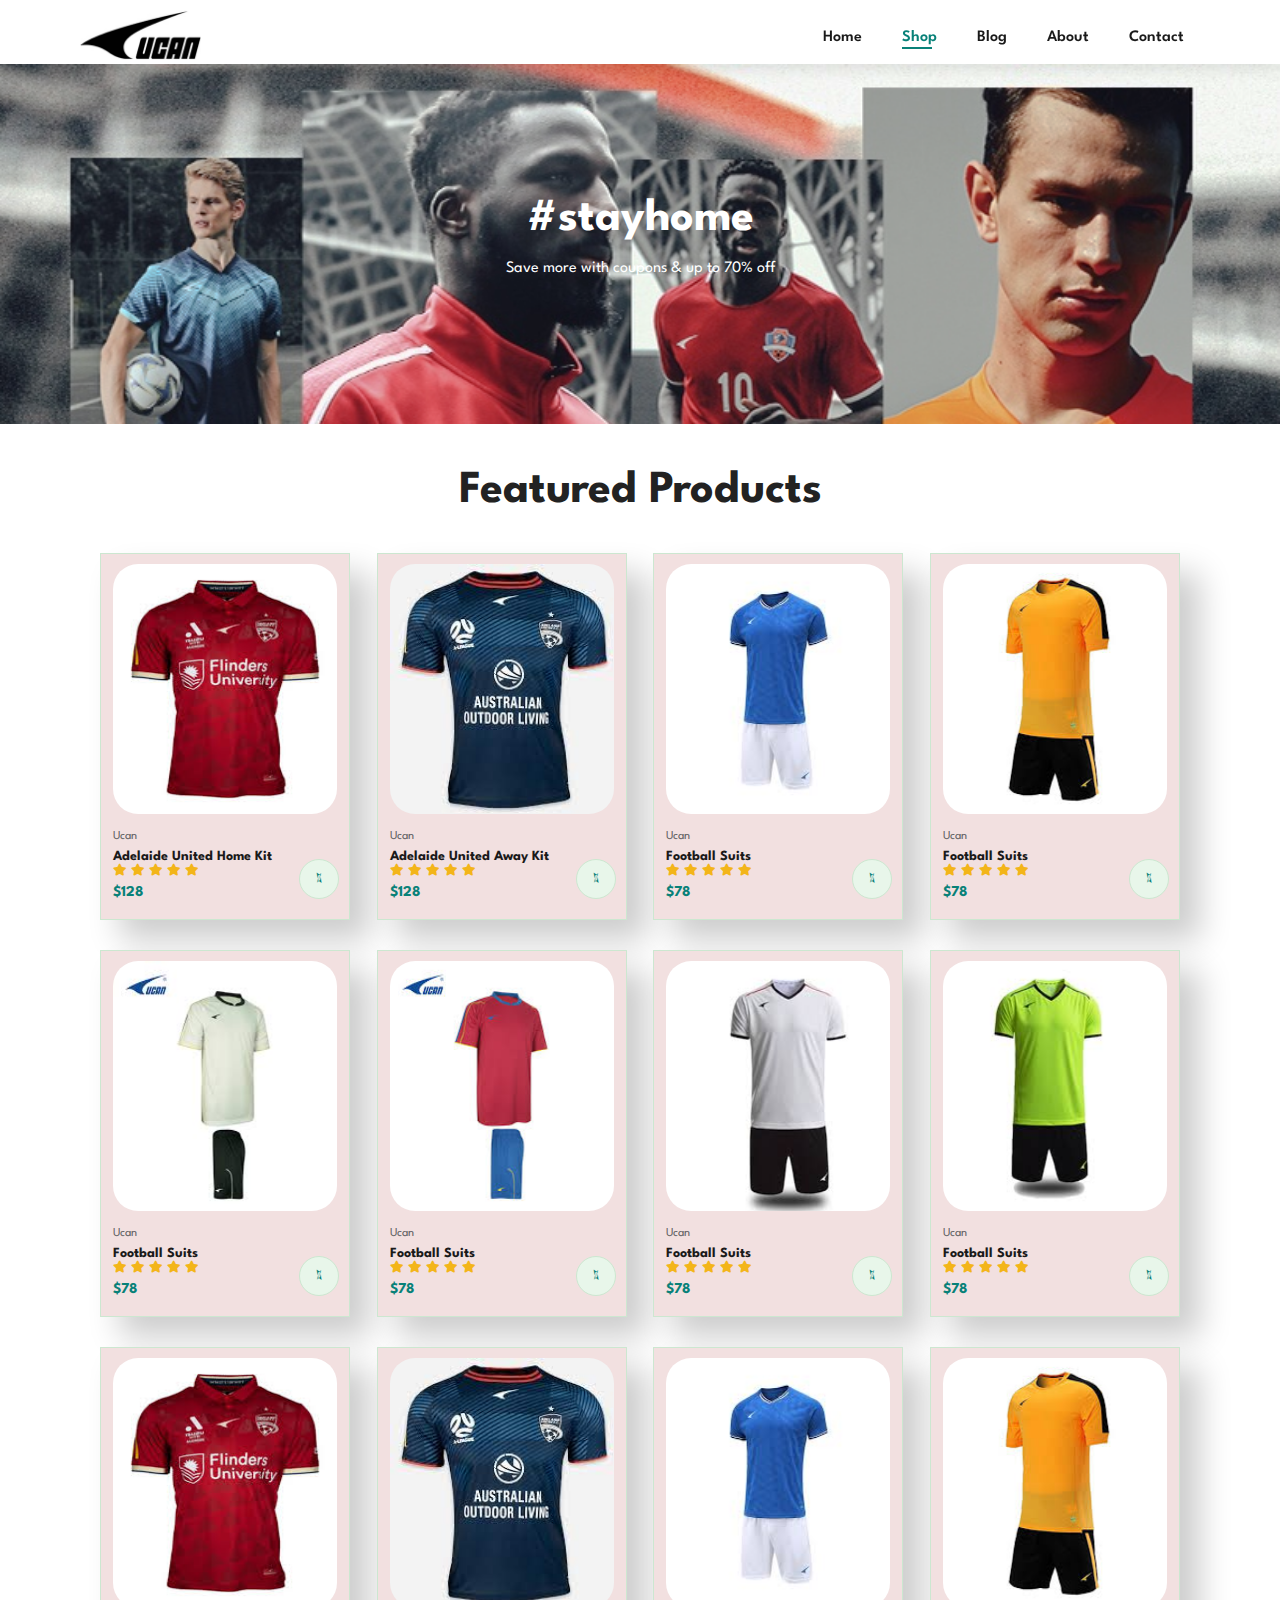
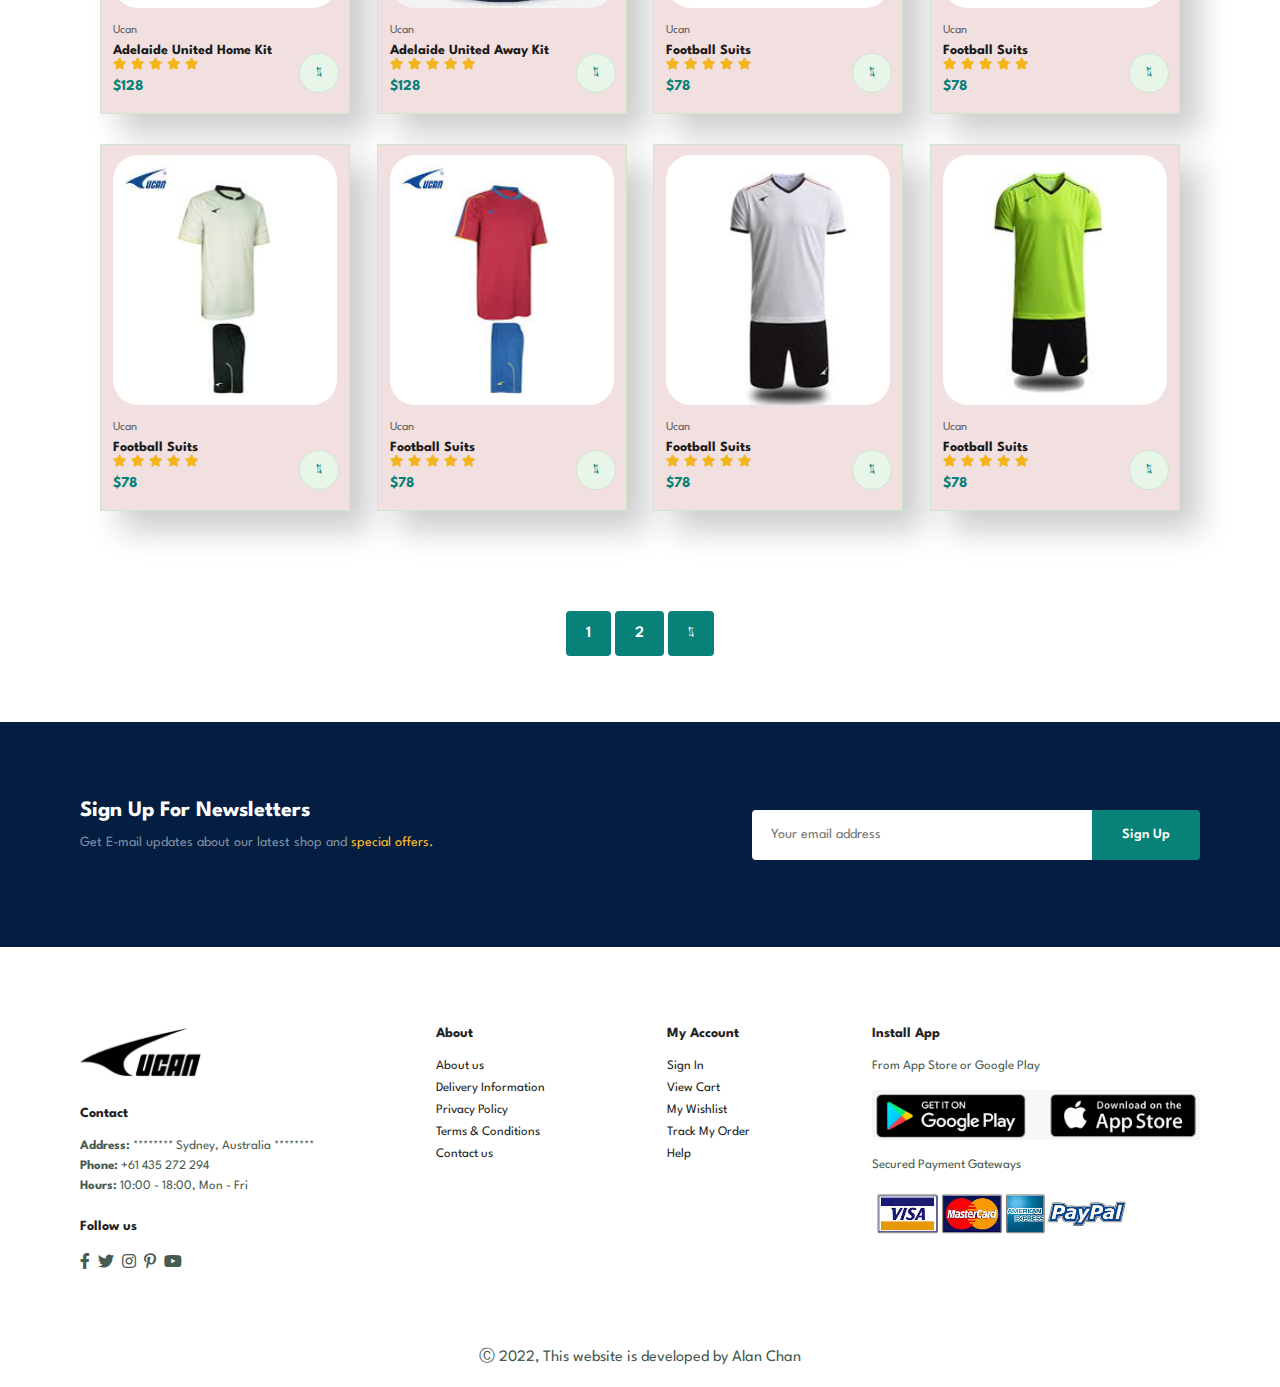
<file: shop.html>
<!DOCTYPE html>
<html lang="en">
  <head>
    <meta charset="UTF-8">
    <meta http-equiv="X-UA-Compatible" content="IE=Chrome">
    <meta name="viewport" content="width=device-width, initial-scale=1.0">
    <title>Ucan Sportswear</title>
    <link rel="icon" type="image/x-icon" href="img/logo1.jpg">
    <link rel="stylesheet" href="https://pro.fontawesome.com/releases/v5.10.0/css/all.css" />
    <link rel="stylesheet" href="style.css">
  </head>
  <body>
    <section id="header">
      <a href="#"><img src="img/logo.png" class="logo" alt=""></a>
      <div>
        <ul id="navbar">
          <li><a href="index.html">Home</a></li>
          <li><a  class="active" href="shop.html">Shop</a></li>
          <li><a href="blog.html">Blog</a></li>
          <li><a href="about.html">About</a></li>
          <li><a href="contact.html">Contact</a></li>
          <li id="lg-bag"><a href="cart.html"><i class="far fa-shopping-bag"></i></a></li>
          <a href="#" id="close"><i class="far fa-times"></i></a>
        </ul>
      </div>
      <div id="mobile">       
        <a href="cart.html"><i class="far fa-shopping-bag"></i></a>
        <i id="bar" class="fas fa-outdent"></i>
      </div>
    </section>

    <section id="page-header">
      <h2>#stayhome</h2>
      <p>Save more with coupons & up to 70% off</p>   
    </section>

    <section id="product1" class="section-p1">
      <h2>Featured Products</h2>
      <div class="pro-container">
        <div class="pro" onclick="window.location.href='sproduct.html'">
          <img src="img/products/p8.jpg" alt="">
          <div class="des">
            <span>Ucan</span>
            <h5>Adelaide United Home Kit</h5>
            <div class="star">
              <i class="fas fa-star"></i>
              <i class="fas fa-star"></i>
              <i class="fas fa-star"></i>
              <i class="fas fa-star"></i>
              <i class="fas fa-star"></i>
            </div>
            <h4>$128</h4>
          </div>
          <a href="#"><i class="fal fa-shopping-cart cart"></i></a>
        </div>
        <div class="pro">
          <img src="img/products/p5.jpg" alt="">
          <div class="des">
            <span>Ucan</span>
            <h5>Adelaide United Away Kit</h5>
            <div class="star">
              <i class="fas fa-star"></i>
              <i class="fas fa-star"></i>
              <i class="fas fa-star"></i>
              <i class="fas fa-star"></i>
              <i class="fas fa-star"></i>
            </div>
            <h4>$128</h4>
          </div>
          <a href="#"><i class="fal fa-shopping-cart cart"></i></a>
        </div>
        <div class="pro">
          <img src="img/products/p14.jpg" alt="">
          <div class="des">
            <span>Ucan</span>
            <h5>Football Suits</h5>
            <div class="star">
              <i class="fas fa-star"></i>
              <i class="fas fa-star"></i>
              <i class="fas fa-star"></i>
              <i class="fas fa-star"></i>
              <i class="fas fa-star"></i>
            </div>
            <h4>$78</h4>
          </div>
          <a href="#"><i class="fal fa-shopping-cart cart"></i></a>
        </div>
        <div class="pro">
          <img src="img/products/p12.jpg" alt="">
          <div class="des">
            <span>Ucan</span>
            <h5>Football Suits</h5>
            <div class="star">
              <i class="fas fa-star"></i>
              <i class="fas fa-star"></i>
              <i class="fas fa-star"></i>
              <i class="fas fa-star"></i>
              <i class="fas fa-star"></i>
            </div>
            <h4>$78</h4>
          </div>
          <a href="#"><i class="fal fa-shopping-cart cart"></i></a>
        </div>
        <div class="pro">
          <img src="img/products/p16.jpg" alt="">
          <div class="des">
            <span>Ucan</span>
            <h5>Football Suits</h5>
            <div class="star">
              <i class="fas fa-star"></i>
              <i class="fas fa-star"></i>
              <i class="fas fa-star"></i>
              <i class="fas fa-star"></i>
              <i class="fas fa-star"></i>
            </div>
            <h4>$78</h4>
          </div>
          <a href="#"><i class="fal fa-shopping-cart cart"></i></a>
        </div>
        <div class="pro">
          <img src="img/products/p17.jpg" alt="">
          <div class="des">
            <span>Ucan</span>
            <h5>Football Suits</h5>
            <div class="star">
              <i class="fas fa-star"></i>
              <i class="fas fa-star"></i>
              <i class="fas fa-star"></i>
              <i class="fas fa-star"></i>
              <i class="fas fa-star"></i>
            </div>
            <h4>$78</h4>
          </div>
          <a href="#"><i class="fal fa-shopping-cart cart"></i></a>
        </div>
        <div class="pro">
          <img src="img/products/p18.jpg" alt="">
          <div class="des">
            <span>Ucan</span>
            <h5>Football Suits</h5>
            <div class="star">
              <i class="fas fa-star"></i>
              <i class="fas fa-star"></i>
              <i class="fas fa-star"></i>
              <i class="fas fa-star"></i>
              <i class="fas fa-star"></i>
            </div>
            <h4>$78</h4>
          </div>
          <a href="#"><i class="fal fa-shopping-cart cart"></i></a>
        </div>
        <div class="pro">
          <img src="img/products/p11.jpg" alt="">
          <div class="des">
            <span>Ucan</span>
            <h5>Football Suits</h5>
            <div class="star">
              <i class="fas fa-star"></i>
              <i class="fas fa-star"></i>
              <i class="fas fa-star"></i>
              <i class="fas fa-star"></i>
              <i class="fas fa-star"></i>
            </div>
            <h4>$78</h4>
          </div>
          <a href="#"><i class="fal fa-shopping-cart cart"></i></a>
        </div>

        <div class="pro">
          <img src="img/products/p8.jpg" alt="">
          <div class="des">
            <span>Ucan</span>
            <h5>Adelaide United Home Kit</h5>
            <div class="star">
              <i class="fas fa-star"></i>
              <i class="fas fa-star"></i>
              <i class="fas fa-star"></i>
              <i class="fas fa-star"></i>
              <i class="fas fa-star"></i>
            </div>
            <h4>$128</h4>
          </div>
          <a href="#"><i class="fal fa-shopping-cart cart"></i></a>
        </div>
        <div class="pro">
          <img src="img/products/p5.jpg" alt="">
          <div class="des">
            <span>Ucan</span>
            <h5>Adelaide United Away Kit</h5>
            <div class="star">
              <i class="fas fa-star"></i>
              <i class="fas fa-star"></i>
              <i class="fas fa-star"></i>
              <i class="fas fa-star"></i>
              <i class="fas fa-star"></i>
            </div>
            <h4>$128</h4>
          </div>
          <a href="#"><i class="fal fa-shopping-cart cart"></i></a>
        </div>
        <div class="pro">
          <img src="img/products/p14.jpg" alt="">
          <div class="des">
            <span>Ucan</span>
            <h5>Football Suits</h5>
            <div class="star">
              <i class="fas fa-star"></i>
              <i class="fas fa-star"></i>
              <i class="fas fa-star"></i>
              <i class="fas fa-star"></i>
              <i class="fas fa-star"></i>
            </div>
            <h4>$78</h4>
          </div>
          <a href="#"><i class="fal fa-shopping-cart cart"></i></a>
        </div>
        <div class="pro">
          <img src="img/products/p12.jpg" alt="">
          <div class="des">
            <span>Ucan</span>
            <h5>Football Suits</h5>
            <div class="star">
              <i class="fas fa-star"></i>
              <i class="fas fa-star"></i>
              <i class="fas fa-star"></i>
              <i class="fas fa-star"></i>
              <i class="fas fa-star"></i>
            </div>
            <h4>$78</h4>
          </div>
          <a href="#"><i class="fal fa-shopping-cart cart"></i></a>
        </div>
        <div class="pro">
          <img src="img/products/p16.jpg" alt="">
          <div class="des">
            <span>Ucan</span>
            <h5>Football Suits</h5>
            <div class="star">
              <i class="fas fa-star"></i>
              <i class="fas fa-star"></i>
              <i class="fas fa-star"></i>
              <i class="fas fa-star"></i>
              <i class="fas fa-star"></i>
            </div>
            <h4>$78</h4>
          </div>
          <a href="#"><i class="fal fa-shopping-cart cart"></i></a>
        </div>
        <div class="pro">
          <img src="img/products/p17.jpg" alt="">
          <div class="des">
            <span>Ucan</span>
            <h5>Football Suits</h5>
            <div class="star">
              <i class="fas fa-star"></i>
              <i class="fas fa-star"></i>
              <i class="fas fa-star"></i>
              <i class="fas fa-star"></i>
              <i class="fas fa-star"></i>
            </div>
            <h4>$78</h4>
          </div>
          <a href="#"><i class="fal fa-shopping-cart cart"></i></a>
        </div>
        <div class="pro">
          <img src="img/products/p18.jpg" alt="">
          <div class="des">
            <span>Ucan</span>
            <h5>Football Suits</h5>
            <div class="star">
              <i class="fas fa-star"></i>
              <i class="fas fa-star"></i>
              <i class="fas fa-star"></i>
              <i class="fas fa-star"></i>
              <i class="fas fa-star"></i>
            </div>
            <h4>$78</h4>
          </div>
          <a href="#"><i class="fal fa-shopping-cart cart"></i></a>
        </div>
        <div class="pro">
          <img src="img/products/p11.jpg" alt="">
          <div class="des">
            <span>Ucan</span>
            <h5>Football Suits</h5>
            <div class="star">
              <i class="fas fa-star"></i>
              <i class="fas fa-star"></i>
              <i class="fas fa-star"></i>
              <i class="fas fa-star"></i>
              <i class="fas fa-star"></i>
            </div>
            <h4>$78</h4>
          </div>
          <a href="#"><i class="fal fa-shopping-cart cart"></i></a>
        </div>
      </div>

    </section>

    <section id="pagination" class="section-p1">
      <a href="#">1</a>
      <a href="#">2</a>
      <a href="#"><i class="fal fa-long-arrow-alt-right"></i></a>
    </section>

    <section id="newsletter" class="section-p1 section-m1">
      <div class="newstext">
        <h4>Sign Up For Newsletters</h4>
        <p>Get E-mail updates about our latest shop and <span>special offers.</span></p>
      </div>
      <div class="form">
        <input type="text" placeholder="Your email address">
        <button class="normal">Sign Up</button>
      </div>
    </section>

    <footer class="section-p1">
      <div class="col">
        <img class="logo" src="img/logo.png" alt="">
        <h4>Contact</h4>
        <p><strong>Address:</strong> ******** Sydney, Australia ********</p>
        <p><strong>Phone:</strong> +61 435 272 294</p>
        <p><strong>Hours:</strong> 10:00 - 18:00, Mon - Fri</p>
        <div class="follow">
          <h4>Follow us</h4>
          <div class="icon">
            <i class="fab fa-facebook-f"></i>
            <i class="fab fa-twitter"></i>
            <i class="fab fa-instagram"></i>
            <i class="fab fa-pinterest-p"></i>
            <i class="fab fa-youtube"></i>
          </div>
        </div>
      </div>

      <div class="col">
        <h4>About</h4>
        <a href="#">About us</a>
        <a href="#">Delivery Information</a>
        <a href="#">Privacy Policy</a>
        <a href="#">Terms & Conditions</a>
        <a href="#">Contact us</a>
      </div>

      <div class="col">
        <h4>My Account</h4>
        <a href="#">Sign In</a>
        <a href="#">View Cart</a>
        <a href="#">My Wishlist</a>
        <a href="#">Track My Order</a>
        <a href="#">Help</a>
      </div>

      <div class="col install">
        <h4>Install App</h4>
        <p>From App Store or Google Play</p>
        <div class="row">
          <img src="img/pay/i1.png" alt="">
        </div>
        <p>Secured Payment Gateways</p>
        <img src="img/pay/i2.jpg" alt="">
      </div>

    </footer>

    <div class="copyright">
      <p>Ⓒ 2022, This website is developed by Alan Chan</p>
    </div>


    <script src="script.js"></script>
  </body>
</html>
</file>
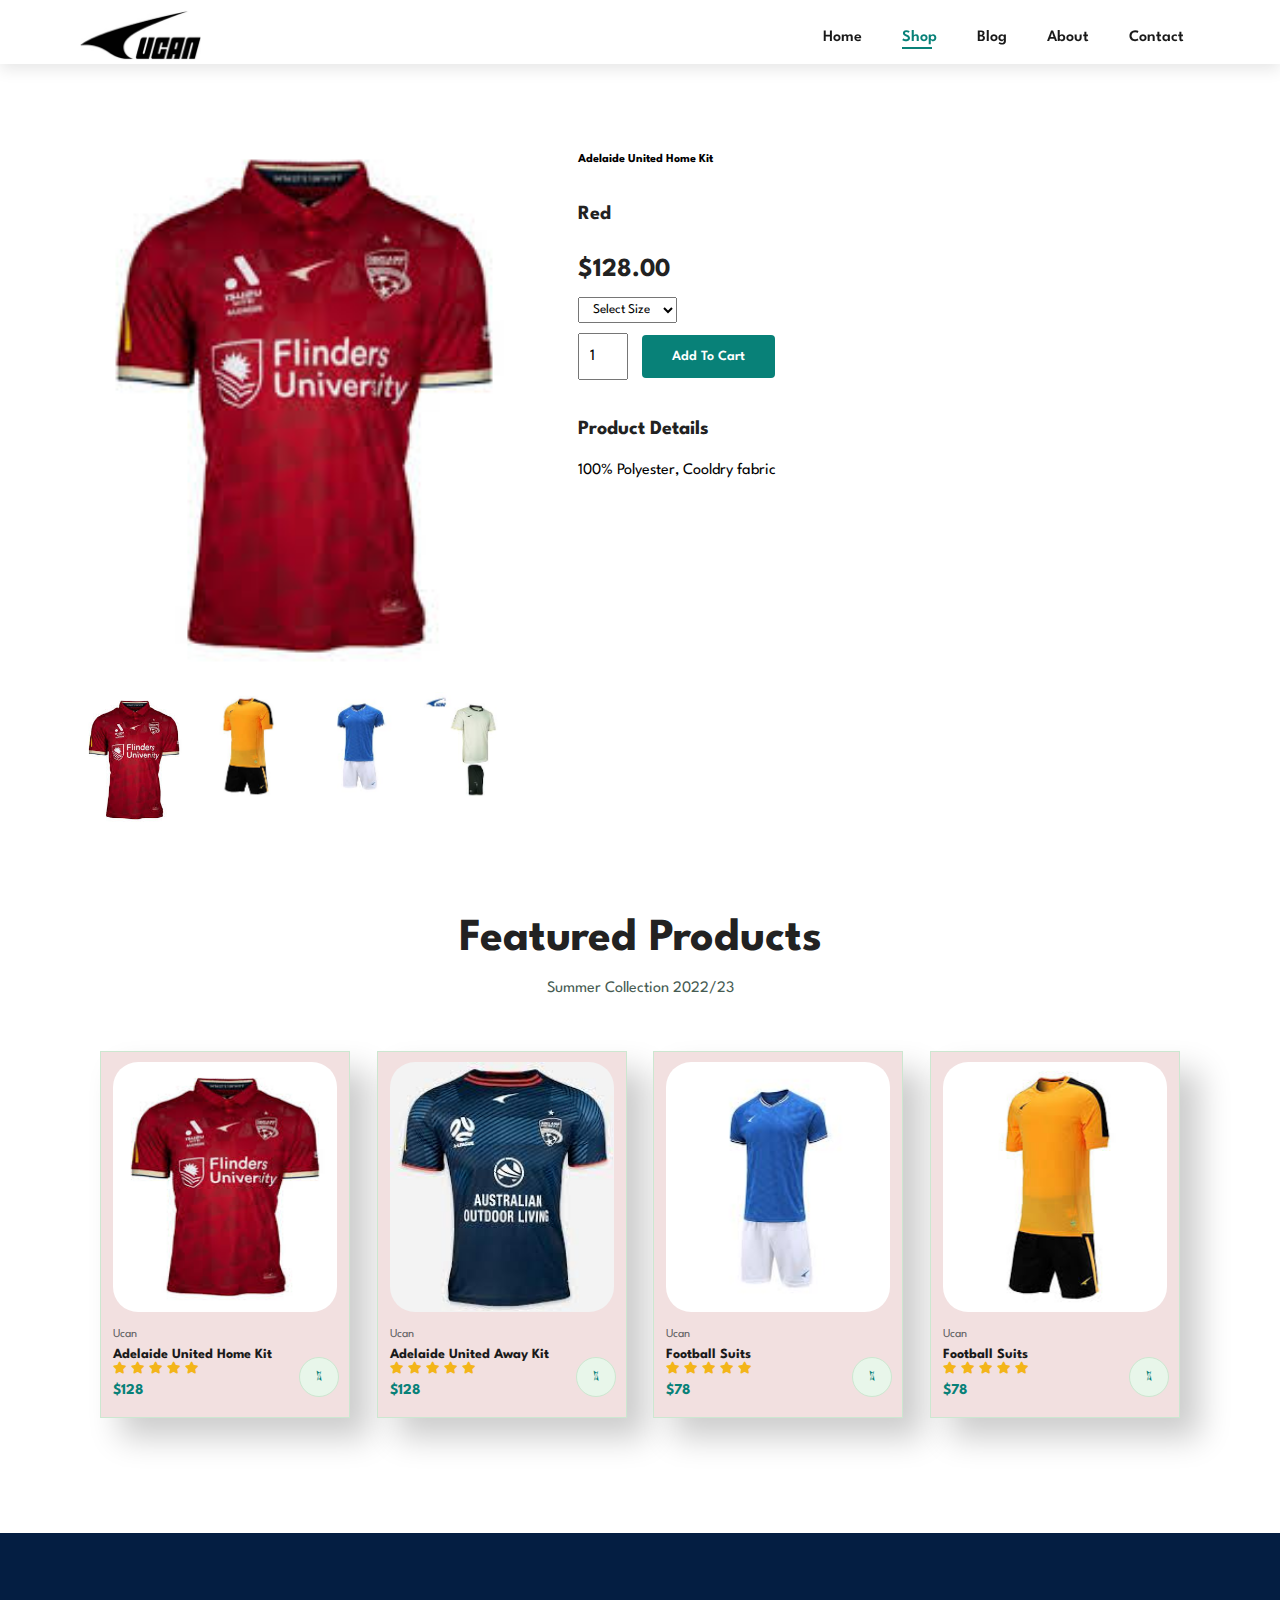
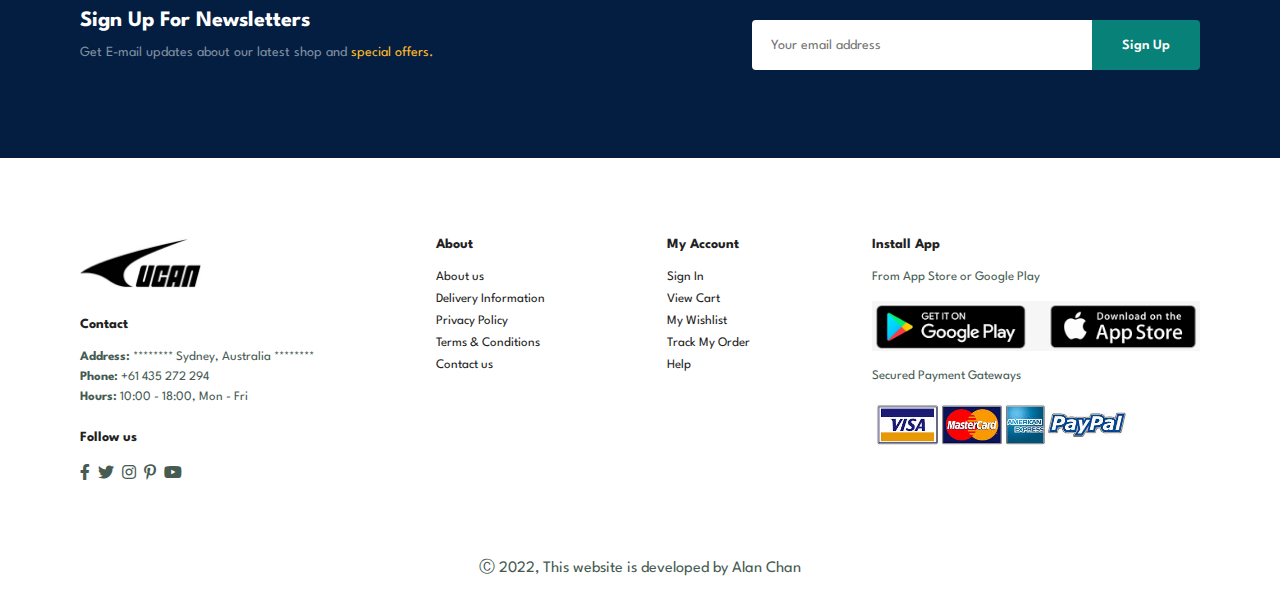
<file: sproduct.html>
<!DOCTYPE html>
<html lang="en">
  <head>
    <meta charset="UTF-8">
    <meta http-equiv="X-UA-Compatible" content="IE=Chrome">
    <meta name="viewport" content="width=device-width, initial-scale=1.0">
    <title>Ucan Sportswear</title>
    <link rel="icon" type="image/x-icon" href="img/logo1.jpg">
    <link rel="stylesheet" href="https://pro.fontawesome.com/releases/v5.10.0/css/all.css" />
    <link rel="stylesheet" href="style.css">
  </head>
  <body>
    <section id="header">
      <a href="#"><img src="img/logo.png" class="logo" alt=""></a>
      <div>
        <ul id="navbar">
          <li><a href="index.html">Home</a></li>
          <li><a  class="active" href="shop.html">Shop</a></li>
          <li><a href="blog.html">Blog</a></li>
          <li><a href="about.html">About</a></li>
          <li><a href="contact.html">Contact</a></li>
          <li id="lg-bag"><a href="cart.html"><i class="far fa-shopping-bag"></i></a></li>
          <a href="#" id="close"><i class="far fa-times"></i></a>
        </ul>
      </div>
      <div id="mobile">       
        <a href="cart.html"><i class="far fa-shopping-bag"></i></a>
        <i id="bar" class="fas fa-outdent"></i>
      </div>
    </section>

    <section id="prodetails" class="section-p1">
      <div class="single-pro-image">
        <img src="img/products/p8.jpg" width="100%" id="MainImg" alt="">

        <div class="small-img-group">
          <div class="small-img-col">
            <img src="img/products/p8.jpg" width="100%" class="small-img" alt="">
          </div>
          <div class="small-img-col">
            <img src="img/products/p12.jpg" width="100%" class="small-img" alt="">
          </div>
          <div class="small-img-col">
            <img src="img/products/p14.jpg" width="100%" class="small-img" alt="">
          </div>
          <div class="small-img-col">
            <img src="img/products/p16.jpg" width="100%" class="small-img" alt="">
          </div>
        </div>
      </div>

      <div class="single-pro-details">
        <h6>Adelaide United Home Kit</h6>
        <h4>Red</h4>
        <h2>$128.00</h2>
        <select>
          <option>Select Size</option>
          <option>Small</option>
          <option>medium</option>
          <option>Large</option>
          <option>XL</option>
          <option>XXL</option>
        </select>
        <input type="number" value="1">
        <button class="normal">Add To Cart</button>
        <h4>Product Details</h4>
        <span>100% Polyester, Cooldry fabric</span>
      </div>
    </section>

    <section id="product1" class="section-p1">
      <h2>Featured Products</h2>
      <p>Summer Collection 2022/23</p>
      <div class="pro-container">
        <div class="pro">
          <img src="img/products/p8.jpg" alt="">
          <div class="des">
            <span>Ucan</span>
            <h5>Adelaide United Home Kit</h5>
            <div class="star">
              <i class="fas fa-star"></i>
              <i class="fas fa-star"></i>
              <i class="fas fa-star"></i>
              <i class="fas fa-star"></i>
              <i class="fas fa-star"></i>
            </div>
            <h4>$128</h4>
          </div>
          <a href="#"><i class="fal fa-shopping-cart cart"></i></a>
        </div>
        <div class="pro">
          <img src="img/products/p5.jpg" alt="">
          <div class="des">
            <span>Ucan</span>
            <h5>Adelaide United Away Kit</h5>
            <div class="star">
              <i class="fas fa-star"></i>
              <i class="fas fa-star"></i>
              <i class="fas fa-star"></i>
              <i class="fas fa-star"></i>
              <i class="fas fa-star"></i>
            </div>
            <h4>$128</h4>
          </div>
          <a href="#"><i class="fal fa-shopping-cart cart"></i></a>
        </div>
        <div class="pro">
          <img src="img/products/p14.jpg" alt="">
          <div class="des">
            <span>Ucan</span>
            <h5>Football Suits</h5>
            <div class="star">
              <i class="fas fa-star"></i>
              <i class="fas fa-star"></i>
              <i class="fas fa-star"></i>
              <i class="fas fa-star"></i>
              <i class="fas fa-star"></i>
            </div>
            <h4>$78</h4>
          </div>
          <a href="#"><i class="fal fa-shopping-cart cart"></i></a>
        </div>
        <div class="pro">
          <img src="img/products/p12.jpg" alt="">
          <div class="des">
            <span>Ucan</span>
            <h5>Football Suits</h5>
            <div class="star">
              <i class="fas fa-star"></i>
              <i class="fas fa-star"></i>
              <i class="fas fa-star"></i>
              <i class="fas fa-star"></i>
              <i class="fas fa-star"></i>
            </div>
            <h4>$78</h4>
          </div>
          <a href="#"><i class="fal fa-shopping-cart cart"></i></a>
        </div>
       </div>

    </section>

    <section id="newsletter" class="section-p1 section-m1">
      <div class="newstext">
        <h4>Sign Up For Newsletters</h4>
        <p>Get E-mail updates about our latest shop and <span>special offers.</span></p>
      </div>
      <div class="form">
        <input type="text" placeholder="Your email address">
        <button class="normal">Sign Up</button>
      </div>
    </section>

    <footer class="section-p1">
      <div class="col">
        <img class="logo" src="img/logo.png" alt="">
        <h4>Contact</h4>
        <p><strong>Address:</strong> ******** Sydney, Australia ********</p>
        <p><strong>Phone:</strong> +61 435 272 294</p>
        <p><strong>Hours:</strong> 10:00 - 18:00, Mon - Fri</p>
        <div class="follow">
          <h4>Follow us</h4>
          <div class="icon">
            <i class="fab fa-facebook-f"></i>
            <i class="fab fa-twitter"></i>
            <i class="fab fa-instagram"></i>
            <i class="fab fa-pinterest-p"></i>
            <i class="fab fa-youtube"></i>
          </div>
        </div>
      </div>

      <div class="col">
        <h4>About</h4>
        <a href="#">About us</a>
        <a href="#">Delivery Information</a>
        <a href="#">Privacy Policy</a>
        <a href="#">Terms & Conditions</a>
        <a href="#">Contact us</a>
      </div>

      <div class="col">
        <h4>My Account</h4>
        <a href="#">Sign In</a>
        <a href="#">View Cart</a>
        <a href="#">My Wishlist</a>
        <a href="#">Track My Order</a>
        <a href="#">Help</a>
      </div>

      <div class="col install">
        <h4>Install App</h4>
        <p>From App Store or Google Play</p>
        <div class="row">
          <img src="img/pay/i1.png" alt="">
        </div>
        <p>Secured Payment Gateways</p>
        <img src="img/pay/i2.jpg" alt="">
      </div>

    </footer>

    <div class="copyright">
      <p>Ⓒ 2022, This website is developed by Alan Chan</p>
    </div>

    <script>
      var MainImg = document.getElementById("MainImg");
      var smallimg =document.getElementsByClassName("small-img");

      smallimg[0].onclick = function(){
        MainImg.src = smallimg[0].src;
      }
      smallimg[1].onclick = function(){
        MainImg.src = smallimg[1].src;
      }
      smallimg[2].onclick = function(){
        MainImg.src = smallimg[2].src;
      }
      smallimg[3].onclick = function(){
        MainImg.src = smallimg[3].src;
      }
    </script>

    <script src="script.js"></script>
  </body>
</html>
</file>
<file: style.css>
@import url('https://fonts.googleapis.com/css2?family=Spartan:wght@100;200;300;400;500;600;700;800;900&display=swap');
* {
  margin: 0;
  padding: 0;
  box-sizing: border-box;
  font-family: 'Spartan', sans-serif;
}

h1 {
  font-size: 50px;
  line-height: 64px;
  color: #222;
}

h2 {
  font-size: 46px;
  line-height: 54px;
  color: #222;
}

h4 {
  font-size: 20px;
  color: #222;
}

h6 {
  font-weight: 700;
  font-size: 12px;
}

p {
  font-size: 16px;
  color: #465b52;
  margin: 15px 0 20px 0;
}

.section-p1 {
  padding: 40px 80px;
}

.section-m1 {
  margin: 40px 0;
}

button.normal {
  font-size: 14px;
  font-weight: 600;
  padding: 15px 30px;
  color: #000;
  background-color: #fff;
  border-radius: 4px;
  cursor: pointer;
  border: none;
  outline: none;
  transition: 0.2s;
}

button.white {
  font-size: 13px;
  font-weight: 600;
  padding: 11px 18px;
  color: #fff;
  background-color: transparent;
  cursor: pointer;
  border: 1px solid #fff;
  outline: none;
  transition: 0.2s;
}

body {
  width: 100%;
  position: relative;
}

/* Header */

#header img {
  height: 50px;
}

.col img {
  height: 50px;
}

#header {
  display: flex;
  align-items: center;
  justify-content: space-between;
  padding: 10px 20px 0 80px;
  box-shadow: 0 5px 15px rgba(0,0,0, 0.1);
  background-color: white;
  z-index: 999;
  position: sticky;
  top: 0;
  left: 0;
}

#navbar {
  display: flex;
  align-items: center;
  justify-content: center;
}

#navbar li {
  list-style: none;
  padding: 0 20px;
  position: relative;
}

#navbar li a {
  text-decoration: none;
  font-size: 16px;
  font-weight: 600;
  color: #1a1a1a;
  transition: 0.3s ease;
}

#navbar li a:hover,
#navbar li a.active {
  color: #088178;
}

#navbar li a.active::after,
#navbar li a:hover::after {
  content: "";
  width: 40%;
  height: 2px;
  background-color: #088178;
  position: absolute;
  bottom: -4px;
  left: 20px;
}

#mobile {
  display: none;
  align-items: center;
}

#close {
  display: none;
}

/* Home page */

#hero {
  background-image: url("img/p20.jpg");
  background-position: top 0 right 0;
  background-size: cover;
  height: 70vh;
  width: 100%;
  padding: 0 63px;
  display: flex;
  flex-direction: column;
  align-items: flex-start;
  justify-content: center;
  margin-top: 5px;
}

#hero h4 {
  padding-bottom: 15px;
  color: orange;
}

#hero h1 {
  color: #088178;
}

#hero p {
  color: rgb(13, 243, 93);
}


#hero button {
  color:#088178;
  padding: 4px;
  background-repeat: no-repeat;
  background-color: #e5ac41;
  border: 0;
  border-radius: 4px;
  cursor: pointer;
  font-weight: 700;
  font-size: 15px;
}

#feature {
  display: flex;
  align-items: center;
  justify-content: space-between;
  flex-wrap: wrap;
}

#feature .fe-box {
  width: 180px;
  text-align: center;
  padding: 25px 15px;
  box-shadow: 20px 20px 34px rgba(0,0,0,0.1);
  border: 1px solid #cce7d0;
  border-radius: 4px;
  margin: 15px 0;
}

#feature .fe-box:hover {
  box-shadow: 10px 10px 54px rgba(70,62,221,0.1);
}

#feature .fe-box img {
  width: 160px;
  height: 160px;
  margin-bottom: 10px;
}

#feature .fe-box h6 {
  display: inline-block;
  padding: 9px 8px 6px 8px;
  line-height: 1;
  border-radius: 4px;
  color: #088178;
  background-color: #fddde4;
}

#feature .fe-box:nth-child(2) h6 {
  background-color: #cdebbc;
}

#feature .fe-box:nth-child(3) h6 {
  background-color: #d1e8f2;
}

#feature .fe-box:nth-child(4) h6 {
  background-color: #cdd4f8;
}

#feature .fe-box:nth-child(5) h6 {
  background-color: #f6dbf6;
}

#feature .fe-box:nth-child(6) h6 {
  background-color: #fff2e5;
}

#product1 {
  text-align: center;
}

#product1 .pro-container {
  display: flex;
  justify-content: space-between;
  padding: 20px;
  flex-wrap: wrap;
}

#product1 .pro {
  width: 23%;
  min-width: 250px;
  padding: 10px 12px;
  border: 1px solid #cce7d0;
  background-color: #f2e0e0;
  cursor: pointer;
  box-shadow: 20px 20px 30px rgba(0,0,0, 0.2);
  margin: 15px 0;
  transition: 0.2s ease;
  position: relative;
}

#product1 .pro:hover {
  box-shadow: 20px 20px 30px rgba(0,0,0, 0.6);
}

#product1 .pro img {
  height: 250px;
  width: 100%;
  border-radius: 25px;
}

#product1 .pro .des {
  text-align: start;
  padding: 10px 0;
}

#product1 .pro .des span {
  color: #606063;
  font-size: 12px;
}

#product1 .pro .des h5 {
  padding-top: 7px;
  color: #1a1a1a;
  font-size: 14px;
}

#product1 .pro .des i {
  font-size: 12px;
  color: rgb(243, 181, 25);
}

#product1 .pro .des h4 {
  padding-top: 7px;
  font-size: 15px;
  font-weight: 700;
  color: #088178;
}

#product1 .pro .cart {
  width: 40px;
  height: 40px;
  line-height: 40px;
  border-radius: 50px;
  background-color: #e8f6ea;
  font-size: 500;
  color: #088178;
  border: 1px solid #cce7d0;
  position: absolute;
  bottom: 20px;
  right: 10px;
}

#banner {
  display: flex;
  flex-direction: column;
  justify-content: center;
  align-items: center;
  text-align: center;
  background-image: url("img/b2.png");
  width: 100%;
  height: 40vh;
  background-size: cover;
  background-position: center;
}

#banner h4 {
  color: #fff;
  font-size: 16px;
}

#banner h2 {
  color: #fff;
  font-size: 30px;
  padding: 10px 0;
}

#banner h2 span {
  color: #ef3636;
}

#banner button:hover {
  background: #088178;
  color: #fff;
}

#sm-banner {
  display: flex;
  justify-content: space-between;
  flex-wrap: wrap;
}

#sm-banner .banner-box {
  display: flex;
  flex-direction: column;
  justify-content: center; 
  flex-wrap: wrap;
  align-items: flex-start;
  text-align: center;
  background-image: url("img/banner/p21.jpg");
  width: 45%;
  height: 50vh;
  background-size: cover;
  background-position: top;
  padding: 30px;
}

#sm-banner .banner-box2 {
  background-image: url("img/banner/p22.png");
  border: 1px solid gray;
}

#sm-banner h4 {
  color: #fff;
  font-size: 20px;
  font-weight: 300;
}

#sm-banner h2 {
  color: #fff;
  font-size: 28px;
  font-weight: 800;
}

#sm-banner span {
  color: #fff;
  font-size: 14px;
  font-weight: 500;
  padding-bottom: 15px;
}

#sm-banner .banner-box:hover button {
  background: #088178;
  border: 1px solid #088178;
}

#banner3 {
  display: flex;
  justify-content: space-between;
  flex-wrap: wrap;
  padding: 0 80px;
}

#banner3 .banner-box {
  display: flex;
  flex-direction: column;
  justify-content: center;
  align-items: flex-start;
  text-align: center;
  background-image: url("img/banner/p23.jpg");
  min-width: 30%;
  height: 30vh;
  background-size: cover;
  background-position: top;
  padding: 20px;
  margin-bottom: 20px;
}

#banner3 .banner-box2 {
  background-image: url("img/banner/p25.jpg");
}

#banner3 .banner-box3 {
  background-image: url("img/banner/p2.jpg");
}

#banner3 h2 {
  color: #fff;
  font-size: 22px;
  font-weight: 900;
}

#banner3 h3 {
  color: #ec544e;
  font-size: 15px;
  font-weight: 900;
}

#newsletter {
  display: flex;
  justify-content: space-between;
  flex-wrap: wrap;
  align-items: center;
  height: 25vh;
  background-color: #041e42;
  border: none;
}

#newsletter h4 {
  font-size: 22px;
  font-weight: 700px;
  color: #fff;
}

#newsletter p {
  font-size: 14px;
  font-weight: 600px;
  color: #818ea0;
}

#newsletter p span {
  color: #ffbd27;
}

#newsletter .form {
  display: flex;
  width: 40%;
}

#newsletter input {
  height: 3.125rem;
  padding: 0 1.25em;
  font-size: 14px;
  width: 100%;
  border: 1px solid transparent;
  border-radius: 4px;
  outline: none;
  border-top-right-radius: 0;
  border-bottom-right-radius: 0;
}

#newsletter button {
  background-color: #088178;
  color: #fff;
  white-space: nowrap;
  border-top-left-radius: 0;
  border-bottom-left-radius: 0;
}

footer {
  display: flex;
  justify-content: space-between;
  flex-wrap: wrap;
}

footer .col{
  display: flex;
  flex-direction: column;
  align-items: flex-start;
  margin-bottom: 20px;
}

footer .logo {
  margin-bottom: 30px;
}

footer h4 {
  font-size: 14px;
  padding-bottom: 20px;
}

footer p {
  font-size: 13px;
  margin: 0 0 8px 0;
}

footer a {
  font-size: 13px;
  text-decoration: none;
  color: #222;
  margin-bottom: 10px;
}

footer .follow {
  margin-top: 20px;
}

footer .follow i {
  color: #465b52;
  padding-right: 4px;
  cursor: pointer;
}

footer .install img {
  margin: 10px 0 15px 0;
}

footer .follow i:hover,
footer a:hover {
  color: #088178;
}

.copyright {
  width: 100%;
  text-align: center;
}

/* Shop page */

#page-header {
  background-image: url("img/banner/b2.png");
  width: 100%;
  height: 40vh;
  background-size: cover;
  display: flex;
  justify-content: center;
  text-align: center;
  flex-direction: column;
  padding: 14px;
}

#page-header h2,
#page-header p {
  color: #fff;
}

#pagination {
  text-align: center;
}

#pagination a {
  text-decoration: none;
  background-color: #088178;
  padding: 15px 20px;
  border-radius: 4px;
  color: #fff;
  font-weight: 600;
}

#pagination a i {
  font-size: 16px;
  font-weight: 600;
}

/* single product */

#prodetails {
  display: flex;
  margin-top: 20px;
}

#prodetails .single-pro-image {
  width: 40%;
  margin-right: 50px;
}

.small-img-group {
  display: flex;
  justify-content: space-between;
}

.small-img-col {
  flex-basis:  24%;
  cursor: pointer;
}

#prodetails .single-pro-details {
  width: 50%;
  padding-top: 30px;
}

#prodetails .single-pro-details h4 {
  padding: 40px 0 20px 0;
}

#prodetails .single-pro-details h2 {
  font-size: 26px;
}

#prodetails .single-pro-details select {
  display: block;
  padding: 5px 10px;
  margin-bottom: 10px;
}

#prodetails .single-pro-details input {
  width: 50px;
  height: 47px;
  padding-left: 10px;
  font-size: 16px;
  margin-right: 10px;
}

#prodetails .single-pro-details input:focus {
  outline: none;
}

#prodetails .single-pro-details button {
  background-color: #088178;
  color: #fff;
}

#prodetails .single-pro-details span {
  line-height: 25px;
}

/* blog page */
#page-header.blog-header {
  background-image: url("img/banner/p22.png");
  
}

#blog {
  padding: 150px 150px 0 150px;
}

#blog .blog-box {
  display: flex;
  align-items: center;
  width: 100%;  
  position: relative;
  padding-bottom: 90px;
}

#blog .blog-img {
  width: 50%;
  margin-right: 40px;
}

#blog img {
  width: 100%;
  height: 300px;
  object-fit: scale-down;
}

#blog .blog-details {
  width: 50%;
}

#blog .blog-details p {
  margin-left: 0;
}

#blog .blog-details a {
  text-decoration: none;
  font-size: 11px;
  color: #000;
  font-weight: 700;
  position: relative;
  transition: 0.3s;
}

#blog .blog-details a::after {
  content: "";
  width: 50px;
  height: 1px;
  background-color: #000;
  position: absolute;
  top: 4px;
  right: -60px;
}

#blog .blog-details a:hover {
  color: #088178;
}

#blog .blog-details a:hover::after {
  background-color: #088178;
}

#blog .blog-box h1 {
  position: absolute;
  top: -40px;
  left: 0;
  font-size: 70px;
  font-weight: 700;
  color: #c9cbce;
  z-index: -9;
}

/* About Page */

#page-header.about-header {
  background-image: url("img/banner/p20.jpg");
}

#about-head {
  display: flex;
  align-items: center;
}

#about-head img {
  width: 50%;
  height: auto;
}

#about-head div {
  padding-left: 40px;
}

#about-app {
  text-align: center;
}

#about-app .video {
  width: 50%;
  height: 100%;
  margin: 30px auto 0 auto;
}

#about-app .video video {
  width: 100%;
  height: 100%;
  border-radius: 20px;
}

/* Contact  Page */

#contact-details {
  display: flex;
  justify-content: space-between;
  align-items: center;
}

#contact-details .details {
  width: 40%;
}

#contact-details .details span,
#form-details form span {
  font-size: 12px;
}

#contact-details .details h2,
#form-details form h2 {
  font-size: 26px;
  line-height: 35px;
  padding: 20px 0;
}

#contact-details .details h3 {
  font-size: 16px;
  line-height: 35px;
  padding-bottom: 15px;
}

#contact-details .details li {
  list-style: none;
  display: flex;
  padding: 10px 0;
}

#contact-details .details li i {
  font-size: 14px;
  padding-right: 22px;
}

#contact-details .details li p {
  margin: 0;
  font-size: 14px;
}

#contact-details .map {
  width: 55%;
  height: 400px;
}

#contact-details iframe {
  width:100%;
  height: 100%;
}

#form-details {
  display: flex;
  justify-content: space-between;
  margin: 30px;
  padding: 80px;
  border: 1px solid #e1e1e1;
}

#form-details form {
  width: 65%;
  display: flex;
  flex-direction: column;
  align-items: flex-start;
}

#form-details form input,
#form-details form textarea {
  width: 100%;
  padding: 12px 15px;
  outline: none;
  margin-bottom: 20px;
  border: 1px solid #e1e1e1;
}

#form-details form button {
  background-color: #088178;
  color: #fff;
}

#form-details .people div {
  padding-bottom: 25px;
  display: flex;
  align-items: flex-start;
}

#form-details .people div img {
  width: 65px;
  height: 65px;
  object-fit: cover;
  margin-right: 15px;
}

#form-details .people div p {
  margin: 0;
  font-size: 13px;
  line-height: 25px;
}

#form-details .people div p span {
  display: block;
  font-size: 16px;
  font-weight: 600;
  color: #000;
}

/* cart page */

#cart {
  overflow-x: auto;
}

#cart table {
  width: 100%;
  border-collapse: collapse;
  table-layout: fixed;
  white-space: nowrap;
}

#cart table img {
  width: 70px;
}

#cart table td:nth-child(1) {
  width: 100px;
  text-align: center;
}

#cart table td:nth-child(2) {
  width: 150px;
  text-align: center;
}

#cart table td:nth-child(3) {
  width: 250px;
  text-align: center;
}

#cart table td:nth-child(4),
#cart table td:nth-child(5),
#cart table td:nth-child(6) {
  width: 150px;
  text-align: center;
}

#cart table td:nth-child(5) input {
  width: 70px;
  padding: 10px 5px 10px 15px;
}

#cart table thead {
  border: 1px solid #e2e9e1;
  border-left: none;
  border-right: none;
}

#cart table thead td {
  font-weight: 700;
  text-transform: uppercase;
  font-size: 13px;
  padding: 18px 0;
}

#cart table tbody tr td {
  padding-top: 15px;
}

#cart table tbody td {
  font-size: 13px;
}

#cart-add {
  display: flex;
  flex-wrap: wrap;
  justify-content: space-between;
}

#coupon {
  width: 50%;
  margin-bottom: 30px;
}

#coupon h3,
#subtotal h3 {
  padding-bottom: 15px;
}

#coupon input {
  padding: 10px 20px;
  outline: none;
  width: 60%;
  margin-right: 10px;border: 1px solid #e2e9e1;
}

#coupon button,
#subtotal button {
  background-color: #088178;
  color: #fff;
  padding: 12px 20px;
}

#subtotal {
  width: 50%;
  margin-bottom: 30px;
  border: 1px solid #e2e9e1;
  padding: 30px;
}

#subtotal table {
  border-collapse: collapse;
  width: 100%;
  margin-bottom: 20px;
}

#subtotal table td {
  width: 50%;
  border: 1px solid #e2e9e1;
  padding: 10px;
  font-size: 13px;
}

/* start Media Quary */
/* ipad 768 x 1024 */

@media (max-width: 799px) {
  .section-p1 {
    padding: 40px 40px;
  }

  #navbar {
    display: flex;
    flex-direction: column;
    align-items: flex-start;
    justify-content: flex-start;
    position: fixed;
    top: 0;
    right: -300px;
    height: 100vh;
    width: 300px;
    background-color: #e3e6f3;
    box-shadow: 0 40px 60px rgba(0,0,0, 0.1);
    padding: 80px 0 0 10px;
    transition: 0.3s;
  }

  #navbar.active {
    right: 0px;
  }

  #navbar li {
    margin-bottom: 25px;
  }

  #mobile {
    display: flex;
    align-items: center;
  }

  #mobile i {
    color: #1a1a1a;
    font-size: 24px;
    padding-left: 20px;
  }

  #close {
    display: initial;
    position: absolute;
    top: 30px;
    left: 30px;
    color: #222;
    font-size: 24px;
  }

  #lg-bag {
    display: none;
  }

  #hero {
    height: 68vh;
    padding: 0 80px;
    margin-top: 5px;
    background-position: top 0% right 30%;
  }

  #feature {
    justify-content: center;
  }

  #feature .fe-box {
    margin: 15px 15px;
  }

  #product1 .pro-container {
    justify-content: center;
  }

  #product1 .pro {
    margin: 15px;
  }

  #banner {
    height: 20vh;
  }

  #sm-banner .banner-box {
    min-width: 100%;
    height: 30vh;
    margin-bottom: 50px;
  }

  #banner3 {
    padding: 0 40px;
  }

  #banner3 .banner-box {
    width: 28%;
  }

  #newsletter {
    height: 35vh;
  }


  #newsletter .form {
    width: 80%;
  }
}

/* Contact page */

#form-details {
  padding: 40px;
}

#form-details form {
  width: 50%;
}

/* iphone SE 375 x 667 */

@media (max-width: 477px) {
  .section-p1 {
    padding: 20px;
  }

  #header {
    padding: 10px 30px;
  }

  h1 {
    font-size: 38px;
  }

  h2 {
    font-size: 32px;
  }

  #hero {
    height: 68vh;
    padding: 10 30px;
    margin-top: 5px;
    background-position: 55%;
  }

  #feature {
    justify-content: space-between;
  }

  #feature .fe-box {
    width: 155px;
    margin: 0 0 15px 0;
  }

  #feature .fe-box img {
    width: 140px;
    height: 150px;
    margin-bottom: 10px;
  }

  #product1 .pro {
    width: 100%;
  }

  #banner {
    height: 40vh;
  }

  #sm-banner .banner-box {
    height: 40vh;
    margin-bottom: 20px;
  }

  #banner3 {
    padding: 0 20px;
  }

  #banner3 .banner-box {
    width: 100%;
  }

  #newsletter {
    padding: 40px 20px;
    height: 35vh;
  }

  #newsletter .form {
    width: 100%;
  }

  .copyright {
    text-align: start;
  }

  #prodetails {
    display: flex;
    flex-direction: column;
  }

  #prodetails .single-pro-image {
    width: 100%;
    margin-right: 0;
  }

  #prodetails .single-pro-details {
    width: 100%;
  }

  /* blog page */

  #blog {
    padding: 100px 20px 0 20px;
  }

  #blog .blog-box {
    display: flex;
    flex-direction: column;
    align-items: flex-start;
  }  

  #blog .blog-img {
    width: 100%;
    margin-right: 0px;
    margin-bottom: 30px;
  }

  #blog .blog-details {
    width: 100%;
  }

  /* About page */

  #about-head {
    flex-direction: column;
  }

  #about-head img {
    width: 100%;
    margin-bottom:20px;
  }

  #about-head div {
    padding-left: 0px;
  }

  #about-app .video {
    width: 100%;
  }

  /* Contact page */

  #contact-details {
    flex-direction: column;
  }

  #contact-details .details {
    width: 100%;
    margin-bottom: 30px;
  }

  #contact-details .map {
    width: 100%;
  }

  #form-details {
    margin: 10px;
    padding: 30px 10px;
    flex-wrap: wrap;
  }

  #form-details form {
    width: 100%;
    margin-bottom: 30px;
  }

  /* cart page */

  #cart-add {
    flex-direction: column;
  }

  #coupon {
    width: 100%;
  }

  #subtotal {
    width: 100%;
    padding: 20px;
  }

}
</file>
